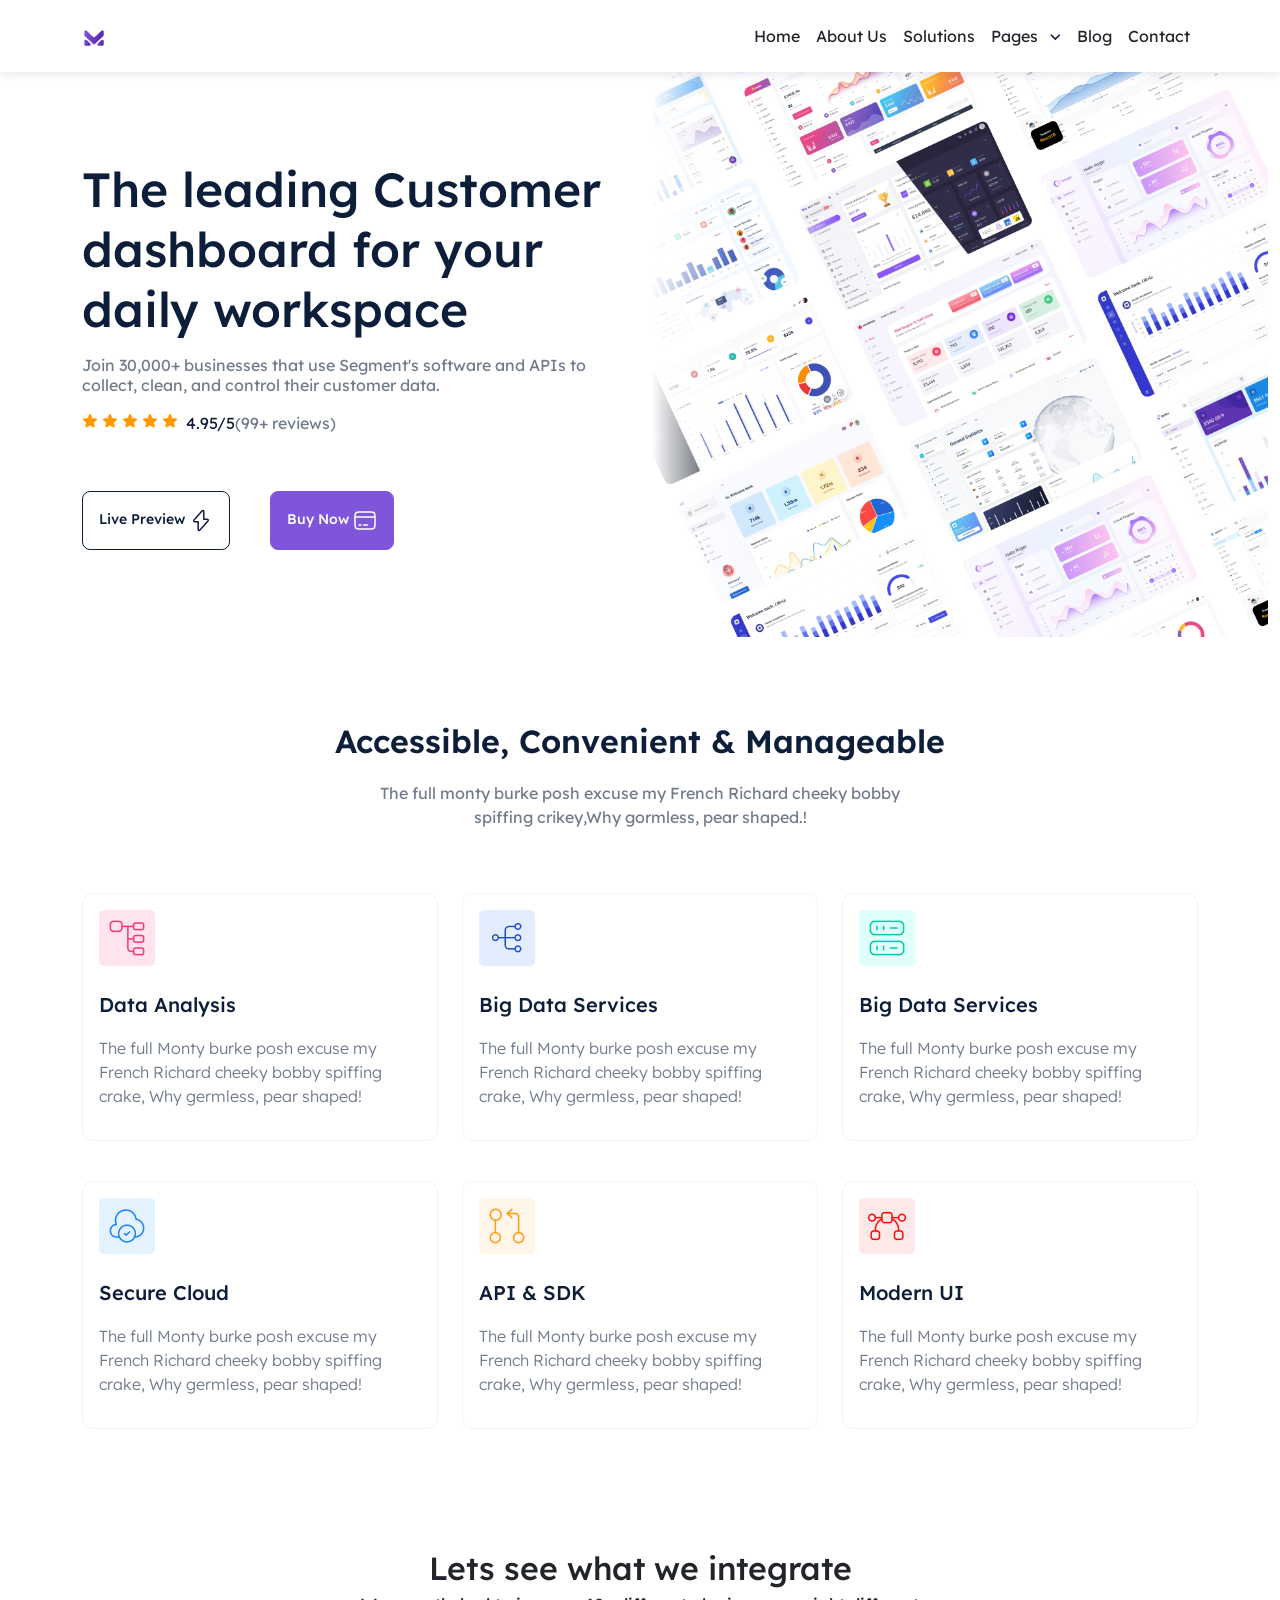
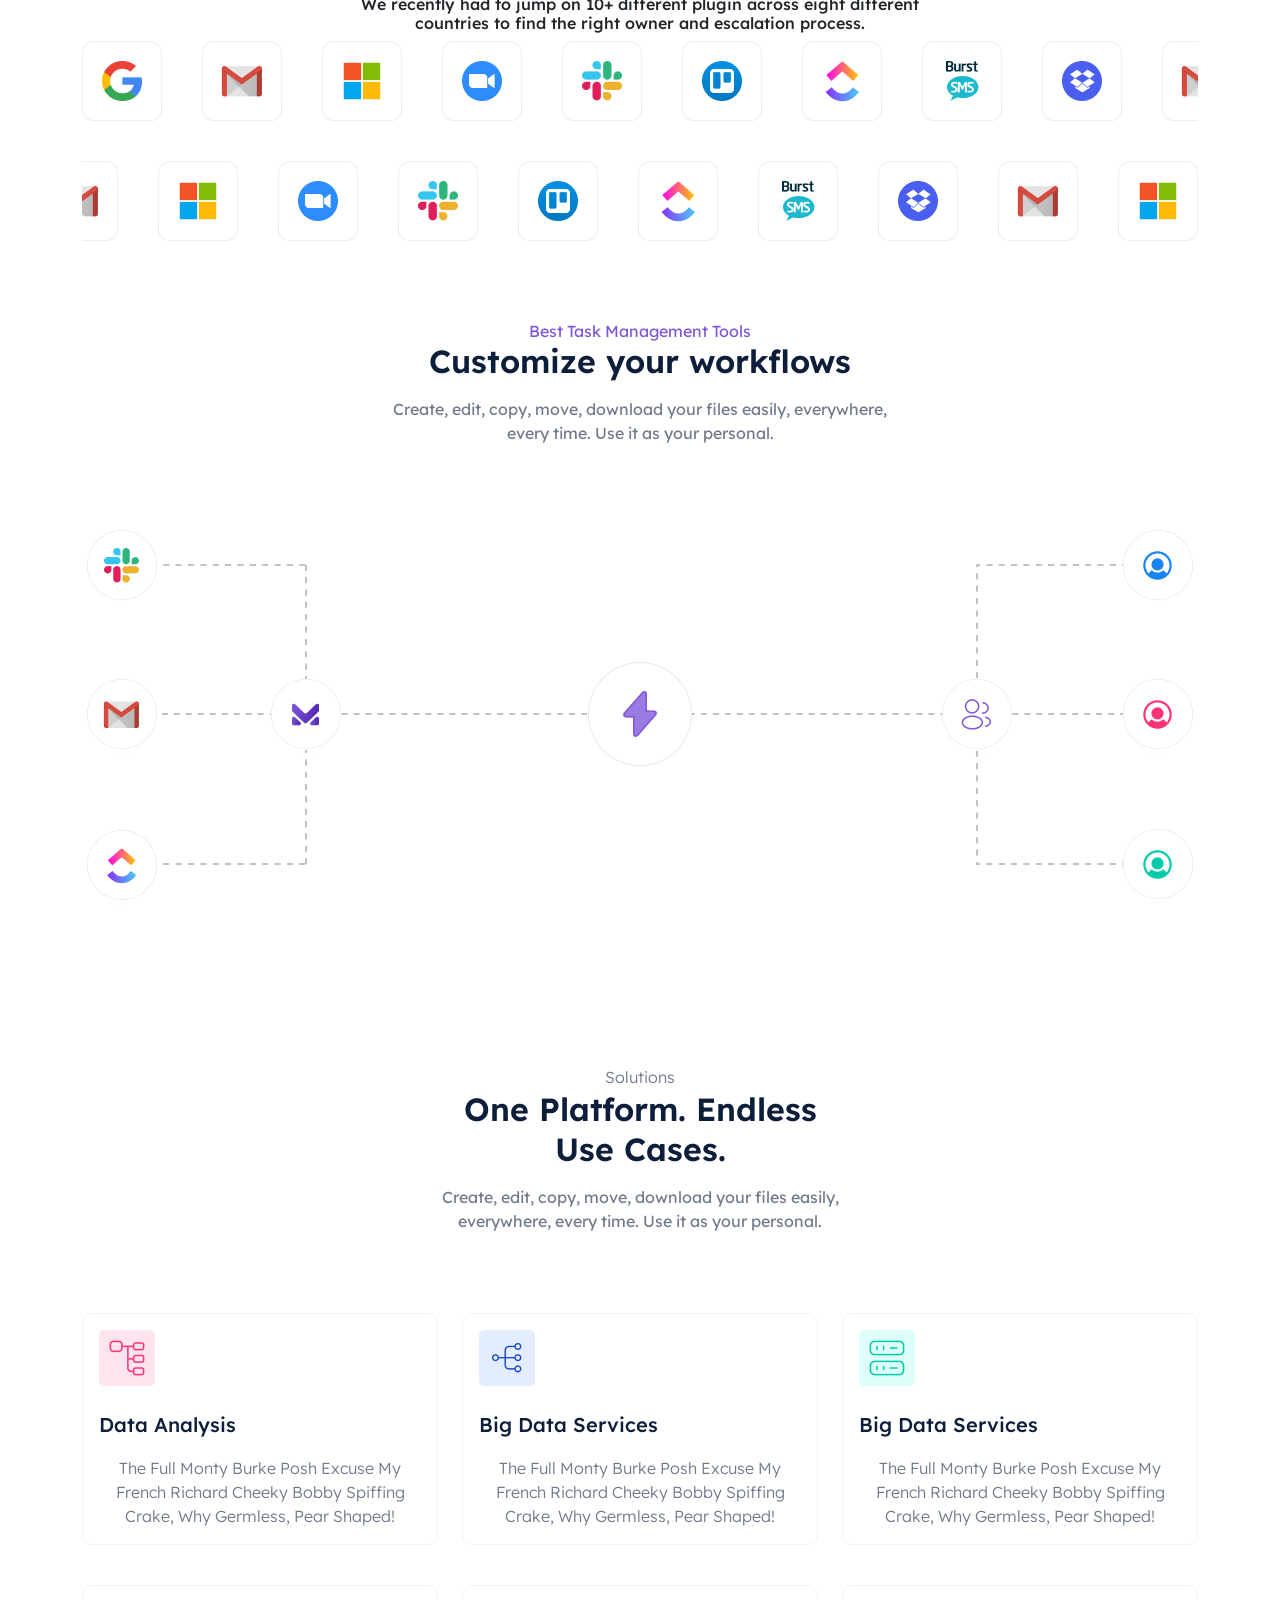
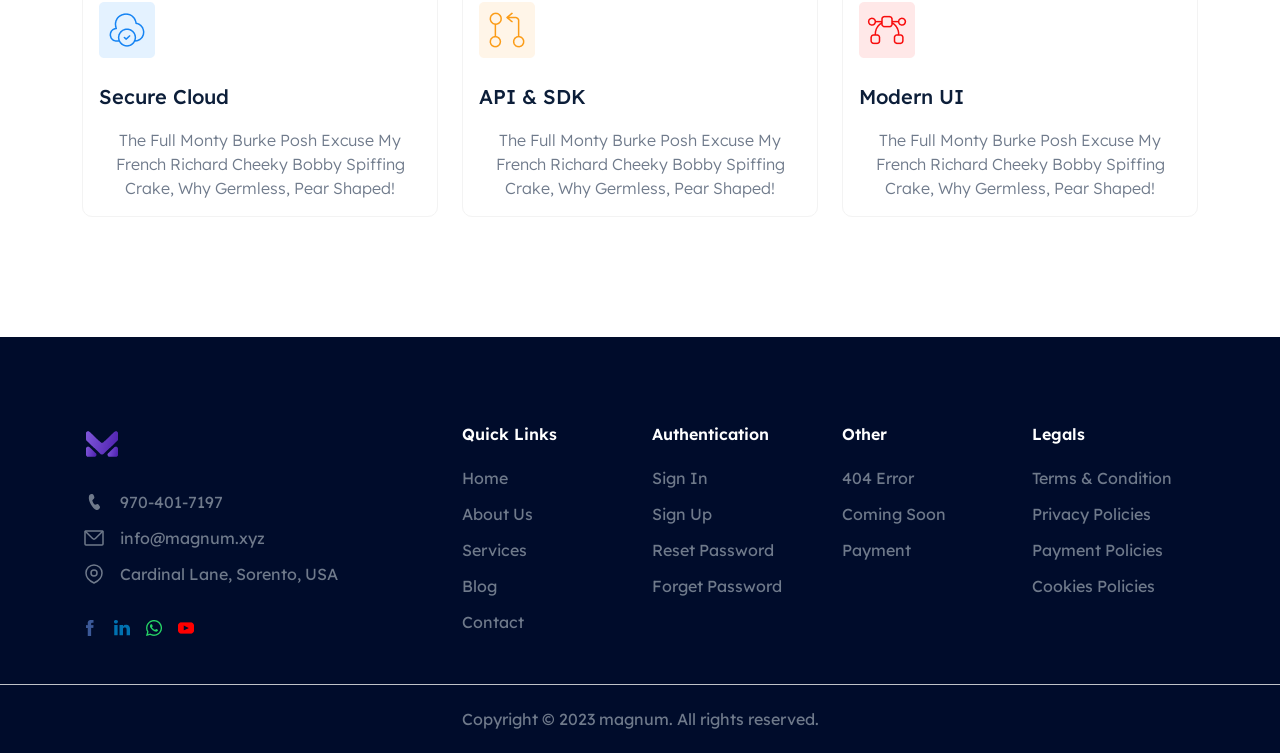
<file: index.html>
<!DOCTYPE html>
<html lang="en">
  <head>
    <meta charset="UTF-8" />
    <meta http-equiv="X-UA-Compatible" content="IE=edge" />
    <meta name="viewport" content="width=device-width, initial-scale=1.0" />
    <title>Eduverge</title>
    <link rel="stylesheet" href="./assets/css/style.css" />
  </head>
  <body>
    <div class="main">
      <!-- preloader -->
      <!-- <div id="preloader">
        <div>
         
        </div>
      </div> -->
      <!-- preloader -->

      <!-- navbar -->
      <nav id="top_navbar" class="navbar navbar-expand-lg">
        <div class="container">
          <a class="navbar-brand" href="./index.html">
            <img
              class="img-fluid"
              src="./assets/images/logo/logo.png"
              alt="Eduverge"
            />
          </a>
          <button
            class="navbar-toggler position-relative border-0"
            type="button"
            data-bs-toggle="collapse"
            data-bs-target="#navbarSupportedContent"
            aria-controls="navbarSupportedContent"
            aria-expanded="false"
            aria-label="Toggle navigation"
          >
            <div class="hamburger-icon" id="icon">
              <div class="icon-1" id="a"></div>
              <div class="icon-2" id="b"></div>
              <div class="icon-3" id="c"></div>
              <div class="clear"></div>
            </div>
          </button>
          <div class="collapse navbar-collapse" id="navbarSupportedContent">
            <ul class="navbar-nav ms-auto mb-2 mb-lg-0">
              <li class="nav-item">
                <a
                  class="nav-link active"
                  aria-current="page"
                  href="./index.html"
                  >Home</a
                >
              </li>
              <li class="nav-item">
                <a
                  class="nav-link active"
                  aria-current="page"
                  href="./index.html"
                  >About Us</a
                >
              </li>
              <li class="nav-item">
                <a
                  class="nav-link active"
                  aria-current="page"
                  href="./index.html"
                  >Solutions</a
                >
              </li>
              <!-- desktop nav dropdown -->
              <li class="nav-item dropdown desktop">
                <a
                  class="nav-link dropdown-toggle"
                  href="#"
                  role="button"
                  data-bs-toggle="dropdown"
                  aria-expanded="false"
                >
                  Pages
                  <span class="ms-2">
                    <svg
                      width="11"
                      height="7"
                      viewBox="0 0 11 7"
                      fill="none"
                      xmlns="http://www.w3.org/2000/svg"
                    >
                      <path
                        d="M9.12187 0.158203L5.29688 3.97487L1.47187 0.158203L0.296875 1.3332L5.29688 6.3332L10.2969 1.3332L9.12187 0.158203Z"
                        fill="#101840"
                      />
                    </svg>
                  </span>
                </a>
                <div class="dropdown-menu">
                  <div class="d-flex">
                    <ul class="ps-0">
                      <h6 class="nav-title">Design & Development</h6>
                      <li>
                        <a class="dropdown-item" href="#">Graphics Design</a>
                      </li>
                      <li>
                        <a class="dropdown-item" href="#">UI/UX Design</a>
                      </li>
                      <li>
                        <a class="dropdown-item" href="#">Web Design</a>
                      </li>
                      <li>
                        <a class="dropdown-item" href="#">App Design</a>
                      </li>
                      <li>
                        <a class="dropdown-item" href="#">Wordpress</a>
                      </li>
                      <li>
                        <a class="dropdown-item" href="#">Shopify</a>
                      </li>
                    </ul>
                    <div class="vr"></div>
                    <ul class="ps-0">
                      <h6 class="nav-title">SEO & Digital Marketing</h6>
                      <li>
                        <a class="dropdown-item" href="#"
                          >Social Media Marketing</a
                        >
                      </li>
                      <li>
                        <a class="dropdown-item" href="#">Google Marketing</a>
                      </li>
                      <li>
                        <a class="dropdown-item" href="#">Digital Marketing</a>
                      </li>
                      <li>
                        <a class="dropdown-item" href="#">Google AdSense</a>
                      </li>
                      <li>
                        <a class="dropdown-item" href="#">Facebook Ads</a>
                      </li>
                      <li>
                        <a class="dropdown-item" href="#">Content Writing</a>
                      </li>
                    </ul>
                    <div class="vr"></div>
                    <ul class="ps-0">
                      <h6 class="nav-title">Video Editing</h6>
                      <li>
                        <a class="dropdown-item" href="#">Adobe Premium Pro</a>
                      </li>
                      <li>
                        <a class="dropdown-item" href="#">Video Design</a>
                      </li>
                      <li>
                        <a class="dropdown-item" href="#"
                          >Digital Photography</a
                        >
                      </li>
                      <li>
                        <a class="dropdown-item" href="#">Google AdSense</a>
                      </li>
                    </ul>
                    <div class="vr"></div>
                    <ul class="ps-0">
                      <h6 class="nav-title">Finance & Accounting</h6>
                      <li>
                        <a class="dropdown-item" href="#">Accounting</a>
                      </li>
                      <li>
                        <a class="dropdown-item" href="#"
                          >Book Keeping Course</a
                        >
                      </li>
                      <li>
                        <a class="dropdown-item" href="#"
                          >Investing & Trading</a
                        >
                      </li>
                      <li>
                        <a class="dropdown-item" href="#">Economics</a>
                      </li>
                      <li>
                        <a class="dropdown-item" href="#">Financial Modeling</a>
                      </li>
                      <li>
                        <a class="dropdown-item" href="#">Taxes</a>
                      </li>
                    </ul>
                  </div>
                </div>
              </li>

              <li class="nav-item">
                <a class="nav-link">Blog</a>
              </li>
              <li class="nav-item">
                <a class="nav-link">Contact</a>
              </li>
            </ul>
          </div>
        </div>
      </nav>
      <!-- navbar -->

      <!-- hero -->
      <section class="hero">
        <div class="container-fluid">
          <div class="row">
            <div class="col-6">
              <div class="left-hero">
                <h2>The leading Customer dashboard for your daily workspace</h2>
                <p>
                  Join 30,000+ businesses that use Segment's software and APIs
                  to collect, clean, and control their customer data.
                </p>
                <div class="review">
                  <ul>
                    <li><i class="ph-star-fill"></i></li>
                    <li><i class="ph-star-fill"></i></li>
                    <li><i class="ph-star-fill"></i></li>
                    <li><i class="ph-star-fill"></i></li>
                    <li><i class="ph-star-fill"></i></li>
                  </ul>
                  <p>4.95/5<span>(99+ reviews)</span></p>
                </div>
                <div class="hero-btn">
                  <button class="btn live-preview">
                    Live Preview
                    <span>
                      <svg
                        width="24"
                        height="25"
                        viewBox="0 0 24 25"
                        fill="none"
                        xmlns="http://www.w3.org/2000/svg"
                      >
                        <path
                          d="M6.0901 13.7799H9.1801V20.9799C9.1801 22.6599 10.0901 22.9999 11.2001 21.7399L18.7701 13.1399C19.7001 12.0899 19.3101 11.2199 17.9001 11.2199H14.8101V4.0199C14.8101 2.3399 13.9001 1.9999 12.7901 3.2599L5.2201 11.8599C4.3001 12.9199 4.6901 13.7799 6.0901 13.7799Z"
                          stroke="#0C1E39"
                          stroke-width="1.5"
                          stroke-miterlimit="10"
                          stroke-linecap="round"
                          stroke-linejoin="round"
                        />
                      </svg>
                    </span>
                  </button>
                  <button class="btn buy-now">
                    Buy Now
                    <span>
                      <svg
                        width="24"
                        height="25"
                        viewBox="0 0 24 25"
                        fill="none"
                        xmlns="http://www.w3.org/2000/svg"
                      >
                        <path
                          d="M2 9.00488H22"
                          stroke="white"
                          stroke-width="1.5"
                          stroke-miterlimit="10"
                          stroke-linecap="round"
                          stroke-linejoin="round"
                        />
                        <path
                          d="M6 17.0049H8"
                          stroke="white"
                          stroke-width="1.5"
                          stroke-miterlimit="10"
                          stroke-linecap="round"
                          stroke-linejoin="round"
                        />
                        <path
                          d="M10.5 17.0049H14.5"
                          stroke="white"
                          stroke-width="1.5"
                          stroke-miterlimit="10"
                          stroke-linecap="round"
                          stroke-linejoin="round"
                        />
                        <path
                          d="M6.44 4.00488H17.55C21.11 4.00488 22 4.88488 22 8.39488V16.6049C22 20.1149 21.11 20.9949 17.56 20.9949H6.44C2.89 21.0049 2 20.1249 2 16.6149V8.39488C2 4.88488 2.89 4.00488 6.44 4.00488Z"
                          stroke="white"
                          stroke-width="1.5"
                          stroke-linecap="round"
                          stroke-linejoin="round"
                        />
                      </svg>
                    </span>
                  </button>
                </div>
              </div>
            </div>
            <div class="col-6">
              <div class="hero-img">
                <img
                  class="img-fluid"
                  src="./assets/images/hero/slider.png"
                  alt=""
                />
              </div>
            </div>
          </div>
        </div>
      </section>
      <!-- hero -->

      <!-- future -->
      <section class="future">
        <div class="container">
          <div class="row">
            <div class="col-12 text-center">
              <h2>Accessible, Convenient & Manageable</h2>
              <h6>
                The full monty burke posh excuse my French Richard cheeky bobby
                <br />
                spiffing crikey,Why gormless, pear shaped.!
              </h6>
            </div>
            <div class="col-lg-4 col-md-6 col-12">
              <div class="future-item">
                <div class="row">
                  <div class="col-12">
                    <img
                      class="img-fluid"
                      src="./assets/images/future/Icon1.png"
                      alt=""
                    />
                  </div>
                  <div class="col-12">
                    <h4>Data Analysis</h4>
                    <p>
                      The full Monty burke posh excuse my French Richard cheeky
                      bobby spiffing crake, Why germless, pear shaped!
                    </p>
                  </div>
                </div>
              </div>
            </div>
            <div class="col-lg-4 col-md-6 col-12">
              <div class="future-item">
                <div class="row">
                  <div class="col-12">
                    <img
                      class="img-fluid"
                      src="./assets/images/future/Icon2.png"
                      alt=""
                    />
                  </div>
                  <div class="col-12">
                    <h4>Big Data Services</h4>
                    <p>
                      The full Monty burke posh excuse my French Richard cheeky
                      bobby spiffing crake, Why germless, pear shaped!
                    </p>
                  </div>
                </div>
              </div>
            </div>
            <div class="col-lg-4 col-md-6 col-12">
              <div class="future-item">
                <div class="row">
                  <div class="col-12">
                    <img
                      class="img-fluid"
                      src="./assets/images/future/Icon3.png"
                      alt=""
                    />
                  </div>
                  <div class="col-12">
                    <h4>Big Data Services</h4>
                    <p>
                      The full Monty burke posh excuse my French Richard cheeky
                      bobby spiffing crake, Why germless, pear shaped!
                    </p>
                  </div>
                </div>
              </div>
            </div>
            <div class="col-lg-4 col-md-6 col-12">
              <div class="future-item">
                <div class="row">
                  <div class="col-12">
                    <img
                      class="img-fluid"
                      src="./assets/images/future/Icon4.png"
                      alt=""
                    />
                  </div>
                  <div class="col-12">
                    <h4>Secure Cloud</h4>
                    <p>
                      The full Monty burke posh excuse my French Richard cheeky
                      bobby spiffing crake, Why germless, pear shaped!
                    </p>
                  </div>
                </div>
              </div>
            </div>
            <div class="col-lg-4 col-md-6 col-12">
              <div class="future-item">
                <div class="row">
                  <div class="col-12">
                    <img
                      class="img-fluid"
                      src="./assets/images/future/Icon5.png"
                      alt=""
                    />
                  </div>
                  <div class="col-12">
                    <h4>API & SDK</h4>
                    <p>
                      The full Monty burke posh excuse my French Richard cheeky
                      bobby spiffing crake, Why germless, pear shaped!
                    </p>
                  </div>
                </div>
              </div>
            </div>
            <div class="col-lg-4 col-md-6 col-12">
              <div class="future-item">
                <div class="row">
                  <div class="col-12">
                    <img
                      class="img-fluid"
                      src="./assets/images/future/Icon6.png"
                      alt=""
                    />
                  </div>
                  <div class="col-12">
                    <h4>Modern UI</h4>
                    <p>
                      The full Monty burke posh excuse my French Richard cheeky
                      bobby spiffing crake, Why germless, pear shaped!
                    </p>
                  </div>
                </div>
              </div>
            </div>
          </div>
        </div>
      </section>
      <!-- future -->

      <!-- intigrate section -->
      <section class="intigrate-section">
        <div class="container">
          <div class="row">
            <div class="col-12 text-center">
              <h2>Lets see what we integrate</h2>
              <h6>
                We recently had to jump on 10+ different plugin across eight
                different <br />
                countries to find the right owner and escalation process.
              </h6>
            </div>
            <div class="intigrate-slider">
              <img
                src="./assets/images/intigrate-slider/tool-slider.png"
                alt=""
                class="img-fluid"
              />
              <!-- <div class="intigrate-slider-item"></div> -->
            </div>
          </div>
        </div>
      </section>
      <!-- intigrate section -->

      <!-- customize your workflow -->
      <section class="workflow">
        <div class="container">
          <div class="row">
            <div class="col-12 text-center">
              <p>Best Task Management Tools</p>
              <h2>Customize your workflows</h2>
              <h6>
                Create, edit, copy, move, download your files easily,
                everywhere, <br />
                every time. Use it as your personal.
              </h6>

              <div class="workflow-img">
                <img
                  src="./assets/images/workflow/workflows.png"
                  alt=""
                  class="img-fluid"
                />
              </div>
            </div>
          </div>
        </div>
      </section>
      <!-- customize your workflow -->

      <!-- Solutions -->
      <section class="solutions">
        <div class="container">
          <div class="row">
            <div class="col-12 text-center">
              <p>Solutions</p>
              <h2>
                One Platform. Endless <br />
                Use Cases.
              </h2>
              <h6>
                Create, edit, copy, move, download your files easily, <br />
                everywhere, every time. Use it as your personal.
              </h6>
            </div>
            <div class="col-lg-4 col-md-6 col-12">
              <div class="future-item">
                <div class="row">
                  <div class="col-12">
                    <img
                      class="img-fluid"
                      src="./assets/images/future/Icon1.png"
                      alt=""
                    />
                  </div>
                  <div class="col-12">
                    <h4>Data Analysis</h4>
                    <p>
                      The full Monty burke posh excuse my French Richard cheeky
                      bobby spiffing crake, Why germless, pear shaped!
                    </p>
                  </div>
                </div>
              </div>
            </div>
            <div class="col-lg-4 col-md-6 col-12">
              <div class="future-item">
                <div class="row">
                  <div class="col-12">
                    <img
                      class="img-fluid"
                      src="./assets/images/future/Icon2.png"
                      alt=""
                    />
                  </div>
                  <div class="col-12">
                    <h4>Big Data Services</h4>
                    <p>
                      The full Monty burke posh excuse my French Richard cheeky
                      bobby spiffing crake, Why germless, pear shaped!
                    </p>
                  </div>
                </div>
              </div>
            </div>
            <div class="col-lg-4 col-md-6 col-12">
              <div class="future-item">
                <div class="row">
                  <div class="col-12">
                    <img
                      class="img-fluid"
                      src="./assets/images/future/Icon3.png"
                      alt=""
                    />
                  </div>
                  <div class="col-12">
                    <h4>Big Data Services</h4>
                    <p>
                      The full Monty burke posh excuse my French Richard cheeky
                      bobby spiffing crake, Why germless, pear shaped!
                    </p>
                  </div>
                </div>
              </div>
            </div>
            <div class="col-lg-4 col-md-6 col-12">
              <div class="future-item">
                <div class="row">
                  <div class="col-12">
                    <img
                      class="img-fluid"
                      src="./assets/images/future/Icon4.png"
                      alt=""
                    />
                  </div>
                  <div class="col-12">
                    <h4>Secure Cloud</h4>
                    <p>
                      The full Monty burke posh excuse my French Richard cheeky
                      bobby spiffing crake, Why germless, pear shaped!
                    </p>
                  </div>
                </div>
              </div>
            </div>
            <div class="col-lg-4 col-md-6 col-12">
              <div class="future-item">
                <div class="row">
                  <div class="col-12">
                    <img
                      class="img-fluid"
                      src="./assets/images/future/Icon5.png"
                      alt=""
                    />
                  </div>
                  <div class="col-12">
                    <h4>API & SDK</h4>
                    <p>
                      The full Monty burke posh excuse my French Richard cheeky
                      bobby spiffing crake, Why germless, pear shaped!
                    </p>
                  </div>
                </div>
              </div>
            </div>
            <div class="col-lg-4 col-md-6 col-12">
              <div class="future-item">
                <div class="row">
                  <div class="col-12">
                    <img
                      class="img-fluid"
                      src="./assets/images/future/Icon6.png"
                      alt=""
                    />
                  </div>
                  <div class="col-12">
                    <h4>Modern UI</h4>
                    <p>
                      The full Monty burke posh excuse my French Richard cheeky
                      bobby spiffing crake, Why germless, pear shaped!
                    </p>
                  </div>
                </div>
              </div>
            </div>
          </div>
        </div>
      </section>
      <!-- Solutions -->

      <!-- footer -->
      <div class="footer">
        <div class="container py-3">
          <div class="row">
            <div class="col-lg-4 col-6">
              <div class="footer-img">
                <img
                  src="./assets/images/logo/logo.png"
                  alt=""
                  class="img-fluid"
                />
              </div>
              <ul class="footer-info">
                <li>
                  <span>
                    <svg
                      width="24"
                      height="24"
                      viewBox="0 0 24 24"
                      fill="none"
                      xmlns="http://www.w3.org/2000/svg"
                    >
                      <path
                        d="M8.69038 4.35105L9.55119 4.07585C10.3592 3.81825 11.2208 4.23505 11.5672 5.04946L12.2544 6.67188C12.5536 7.37829 12.388 8.2095 11.8432 8.7263L10.328 10.1647C10.4208 11.0255 10.7104 11.8727 11.1952 12.7064C11.6558 13.5129 12.2736 14.2189 13.012 14.7824L14.8321 14.1744C15.5225 13.9448 16.2737 14.2096 16.6961 14.8312L17.6825 16.2792C18.1745 17.0024 18.0865 17.9992 17.4761 18.612L16.8217 19.2688C16.1705 19.9224 15.2401 20.16 14.38 19.8912C12.3488 19.2576 10.4816 17.3768 8.77758 14.2488C7.07116 11.1159 6.46876 8.4567 6.97116 6.27427C7.18237 5.35586 7.83597 4.62386 8.69038 4.35105Z"
                        fill="#6F7A8B"
                      />
                    </svg>
                  </span>
                  970-401-7197
                </li>
                <li>
                  <span>
                    <svg
                      width="24"
                      height="24"
                      viewBox="0 0 24 24"
                      fill="none"
                      xmlns="http://www.w3.org/2000/svg"
                    >
                      <path
                        d="M20 5H4C3.72386 5 3.47386 5.11193 3.29289 5.29289C3.11193 5.47386 3 5.72386 3 6V18C3 18.5523 3.44772 19 4 19H20C20.5523 19 21 18.5523 21 18V6C21 5.72386 20.8881 5.47386 20.7071 5.29289C20.5261 5.11193 20.2761 5 20 5Z"
                        stroke="#6F7A8B"
                        stroke-width="1.5"
                        stroke-linecap="round"
                        stroke-linejoin="round"
                      />
                      <path
                        d="M3.29297 5.29297L10.5859 12.5858C11.3669 13.3669 12.6333 13.3669 13.4143 12.5858L20.7072 5.29297"
                        stroke="#6F7A8B"
                        stroke-width="1.5"
                        stroke-linecap="round"
                        stroke-linejoin="round"
                      />
                    </svg>
                  </span>
                  info@magnum.xyz
                </li>
                <li>
                  <span>
                    <svg
                      width="24"
                      height="24"
                      viewBox="0 0 24 24"
                      fill="none"
                      xmlns="http://www.w3.org/2000/svg"
                    >
                      <path
                        d="M12 14C13.6569 14 15 12.6569 15 11C15 9.34315 13.6569 8 12 8C10.3431 8 9 9.34315 9 11C9 12.6569 10.3431 14 12 14Z"
                        stroke="#6F7A8B"
                        stroke-width="1.5"
                        stroke-linecap="round"
                        stroke-linejoin="round"
                      />
                      <path
                        d="M12 21C16.4183 19 20 15.4183 20 11C20 6.58172 16.4183 3 12 3C7.58172 3 4 6.58172 4 11C4 15.4183 7.58172 19 12 21Z"
                        stroke="#6F7A8B"
                        stroke-width="1.5"
                        stroke-linecap="round"
                        stroke-linejoin="round"
                      />
                    </svg>
                  </span>
                  Cardinal Lane, Sorento, USA
                </li>
              </ul>
              <ul class="social-icon">
                <li>
                  <a href="#">
                    <img
                      src="./assets/images/footer/fb.png"
                      alt=""
                      class="img-fluid"
                    />
                  </a>
                </li>
                <li>
                  <a href="#">
                    <img
                      src="./assets/images/footer/ld.png"
                      alt=""
                      class="img-fluid"
                    />
                  </a>
                </li>
                <li>
                  <a href="#">
                    <img
                      src="./assets/images/footer/wa.png"
                      alt=""
                      class="img-fluid"
                    />
                  </a>
                </li>
                <li>
                  <a href="#">
                    <img
                      src="./assets/images/footer/yt.png"
                      alt=""
                      class="img-fluid"
                    />
                  </a>
                </li>
              </ul>
            </div>
            <div class="col-lg-2 col-6">
              <h4 class="footer-title">Quick Links</h4>
              <ul>
                <li>
                  <a href="#">Home</a>
                </li>
                <li>
                  <a href="#">About Us</a>
                </li>
                <li>
                  <a href="#">Services</a>
                </li>
                <li>
                  <a href="#">Blog</a>
                </li>
                <li>
                  <a href="#">Contact</a>
                </li>
              </ul>
            </div>
            <div class="col-lg-2 col-6">
              <h4 class="footer-title">Authentication</h4>
              <ul>
                <li>
                  <a href="#">Sign In</a>
                </li>
                <li>
                  <a href="#">Sign Up</a>
                </li>
                <li>
                  <a href="#">Reset Password</a>
                </li>
                <li>
                  <a href="#">Forget Password</a>
                </li>
              </ul>
            </div>
            <div class="col-lg-2 col-6">
              <h4 class="footer-title">Other</h4>
              <ul>
                <li>
                  <a href="#">404 Error</a>
                </li>
                <li>
                  <a href="#">Coming Soon</a>
                </li>
                <li>
                  <a href="#">Payment</a>
                </li>
              </ul>
            </div>
            <div class="col-lg-2 col-6">
              <h4 class="footer-title">Legals</h4>
              <ul>
                <li>
                  <a href="#">Terms & Condition</a>
                </li>
                <li>
                  <a href="#">Privacy Policies</a>
                </li>
                <li>
                  <a href="#">Payment Policies</a>
                </li>
                <li>
                  <a href="#">Cookies Policies</a>
                </li>
              </ul>
            </div>
          </div>
        </div>
        <div class="tiny_footer">
          <div class="container">
            <div class="row">
              <div class="col-12">
                <p class="text-center">
                  Copyright © 2023 magnum. All rights reserved.
                </p>
              </div>
            </div>
          </div>
        </div>
      </div>
      <!-- footer -->
    </div>
    <!-- scroll top -->
    <button
      type="button"
      class="btn btn-danger btn-floating btn-lg"
      id="btn-back-to-top"
    >
      <i class="ph-arrow-up"></i>
    </button>
    <!-- scroll top -->

    <!-- js -->
    <script type="text/javascript" src="./assets/js/jquery-3.6.0.js"></script>
    <script
      type="text/javascript"
      src="./assets/js/bootstrap.bundle.min.js"
    ></script>
    <script
      type="text/javascript"
      src="./assets/plugins/smooth-scroll/smooth-scroll.js"
    ></script>
    <script
      type="text/javascript"
      src="./assets/plugins/slick/slick.min.js"
    ></script>
    <script type="text/javascript" src="./assets/js/hamburger.js"></script>
    <script
      type="text/javascript"
      src="./assets/plugins/mixitup/mixitup.min.js"
    ></script>

    <script type="text/javascript" src="./assets/js/main.js"></script>
  </body>
</html>
</file>
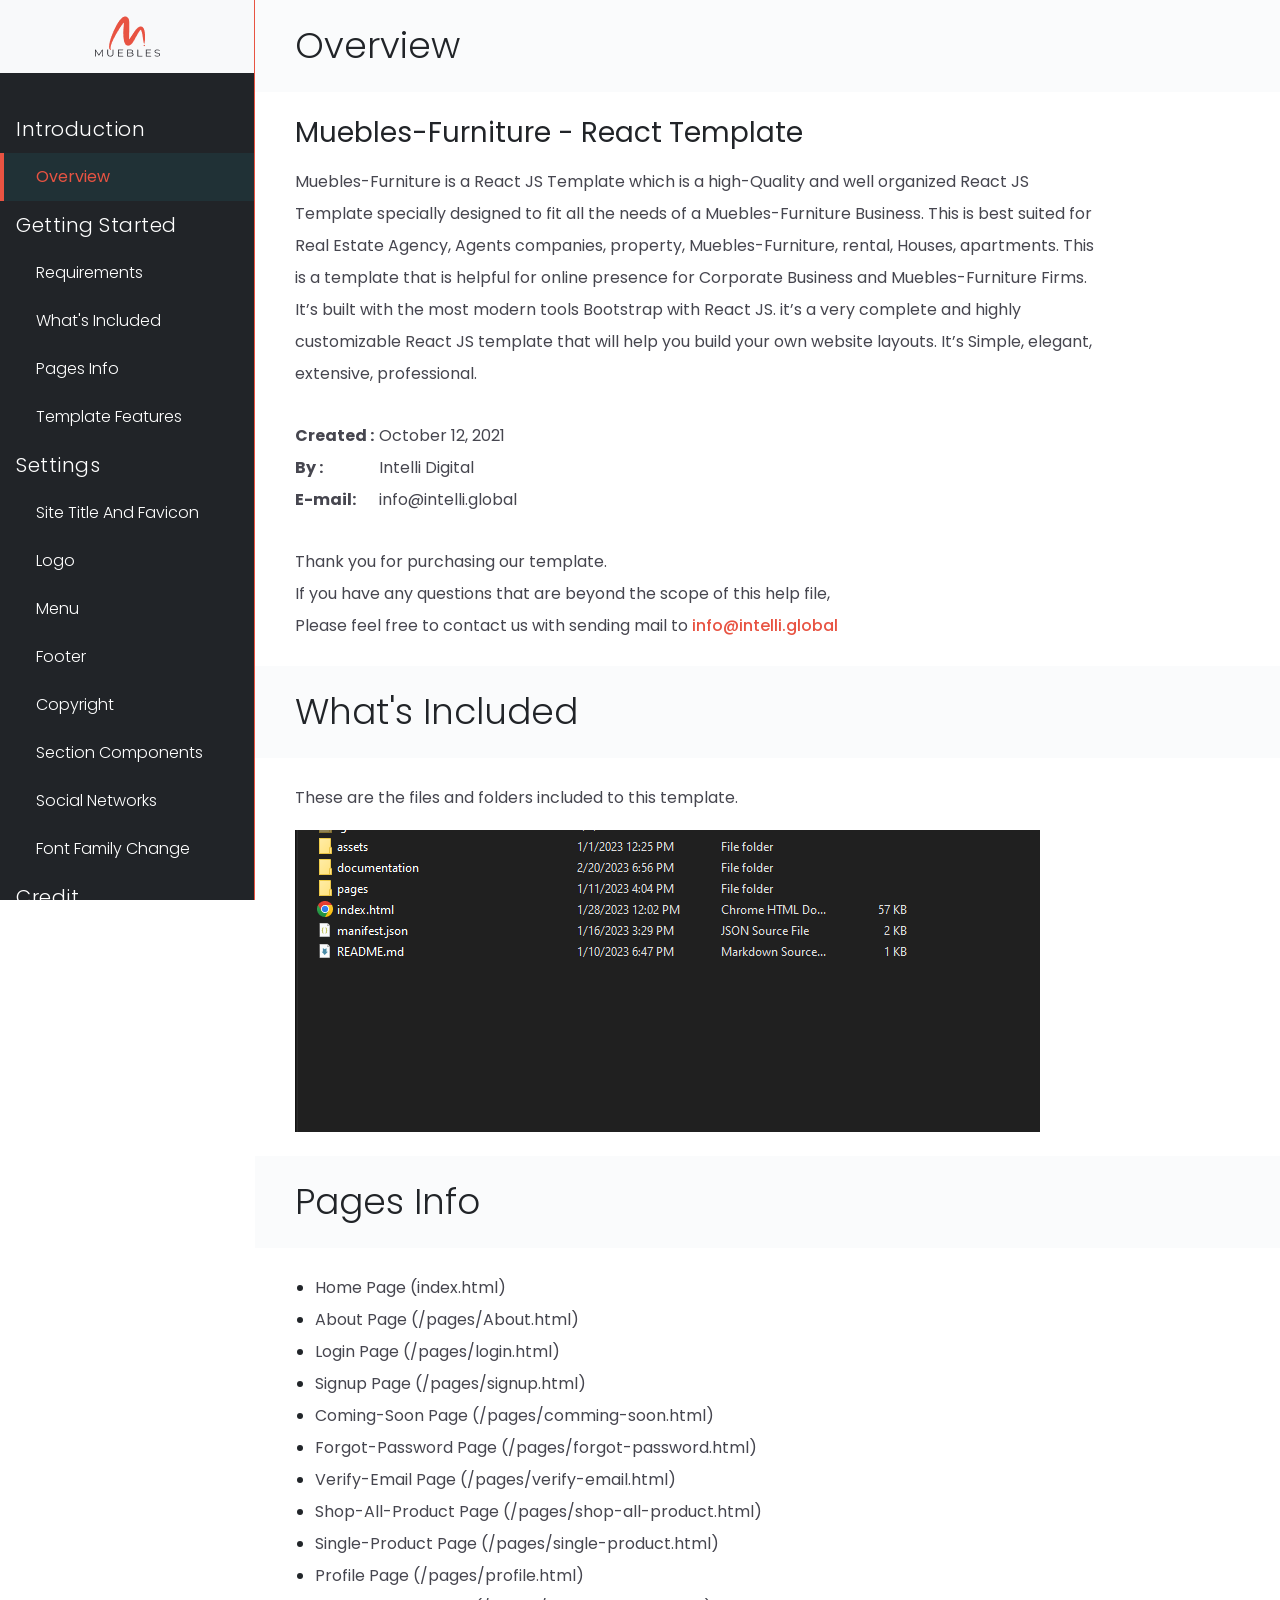
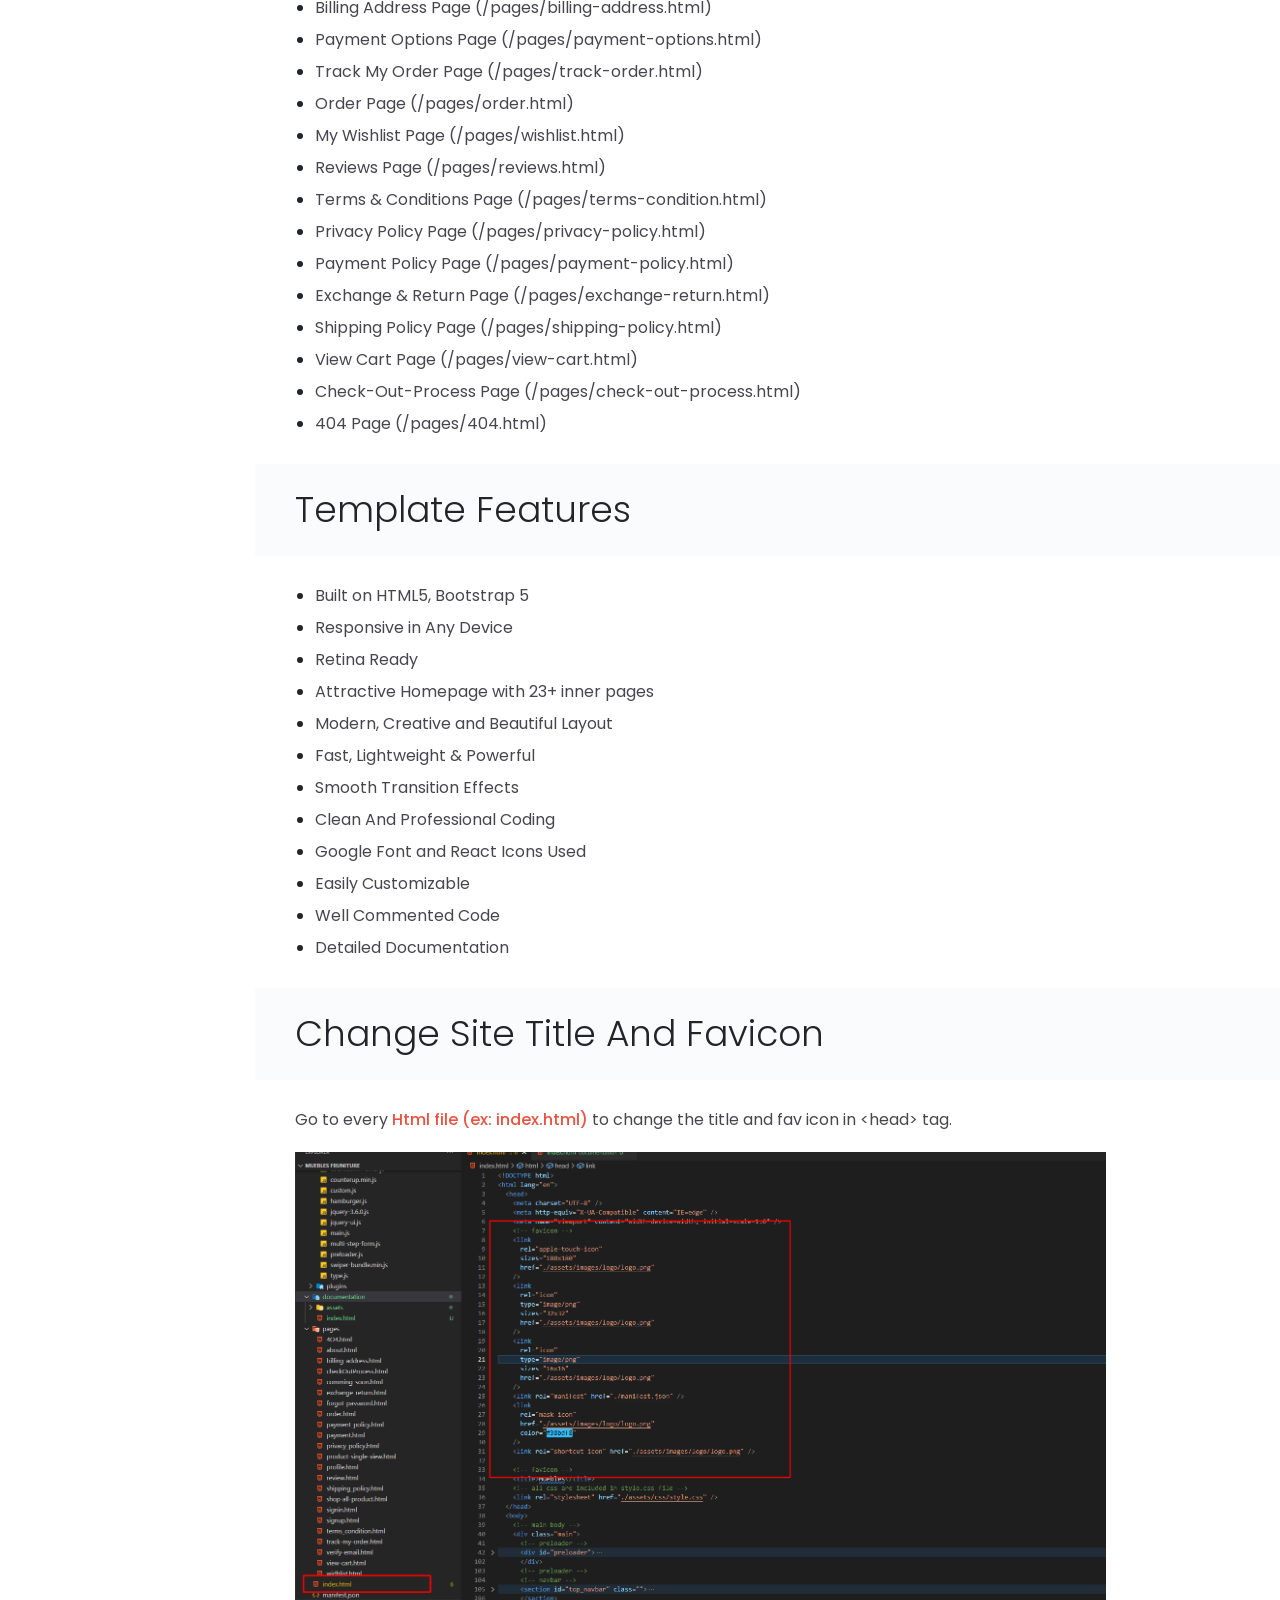
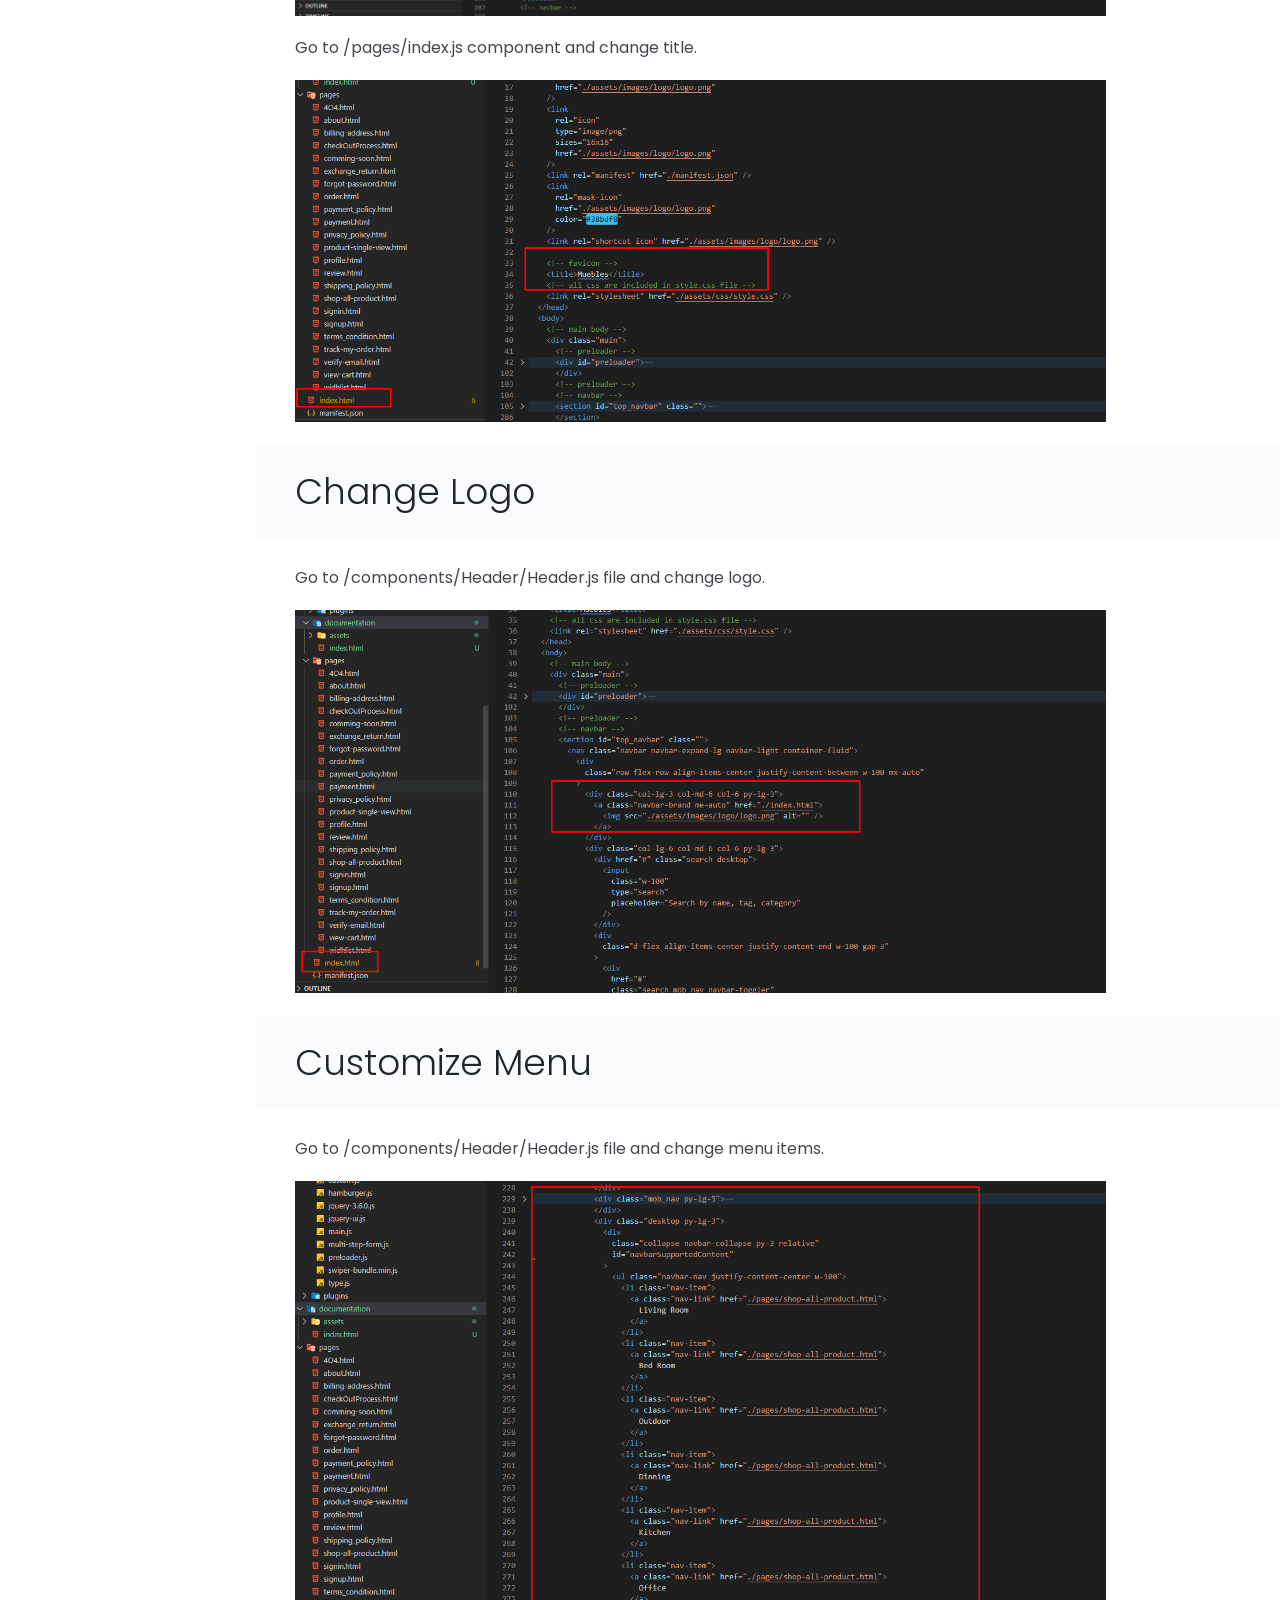
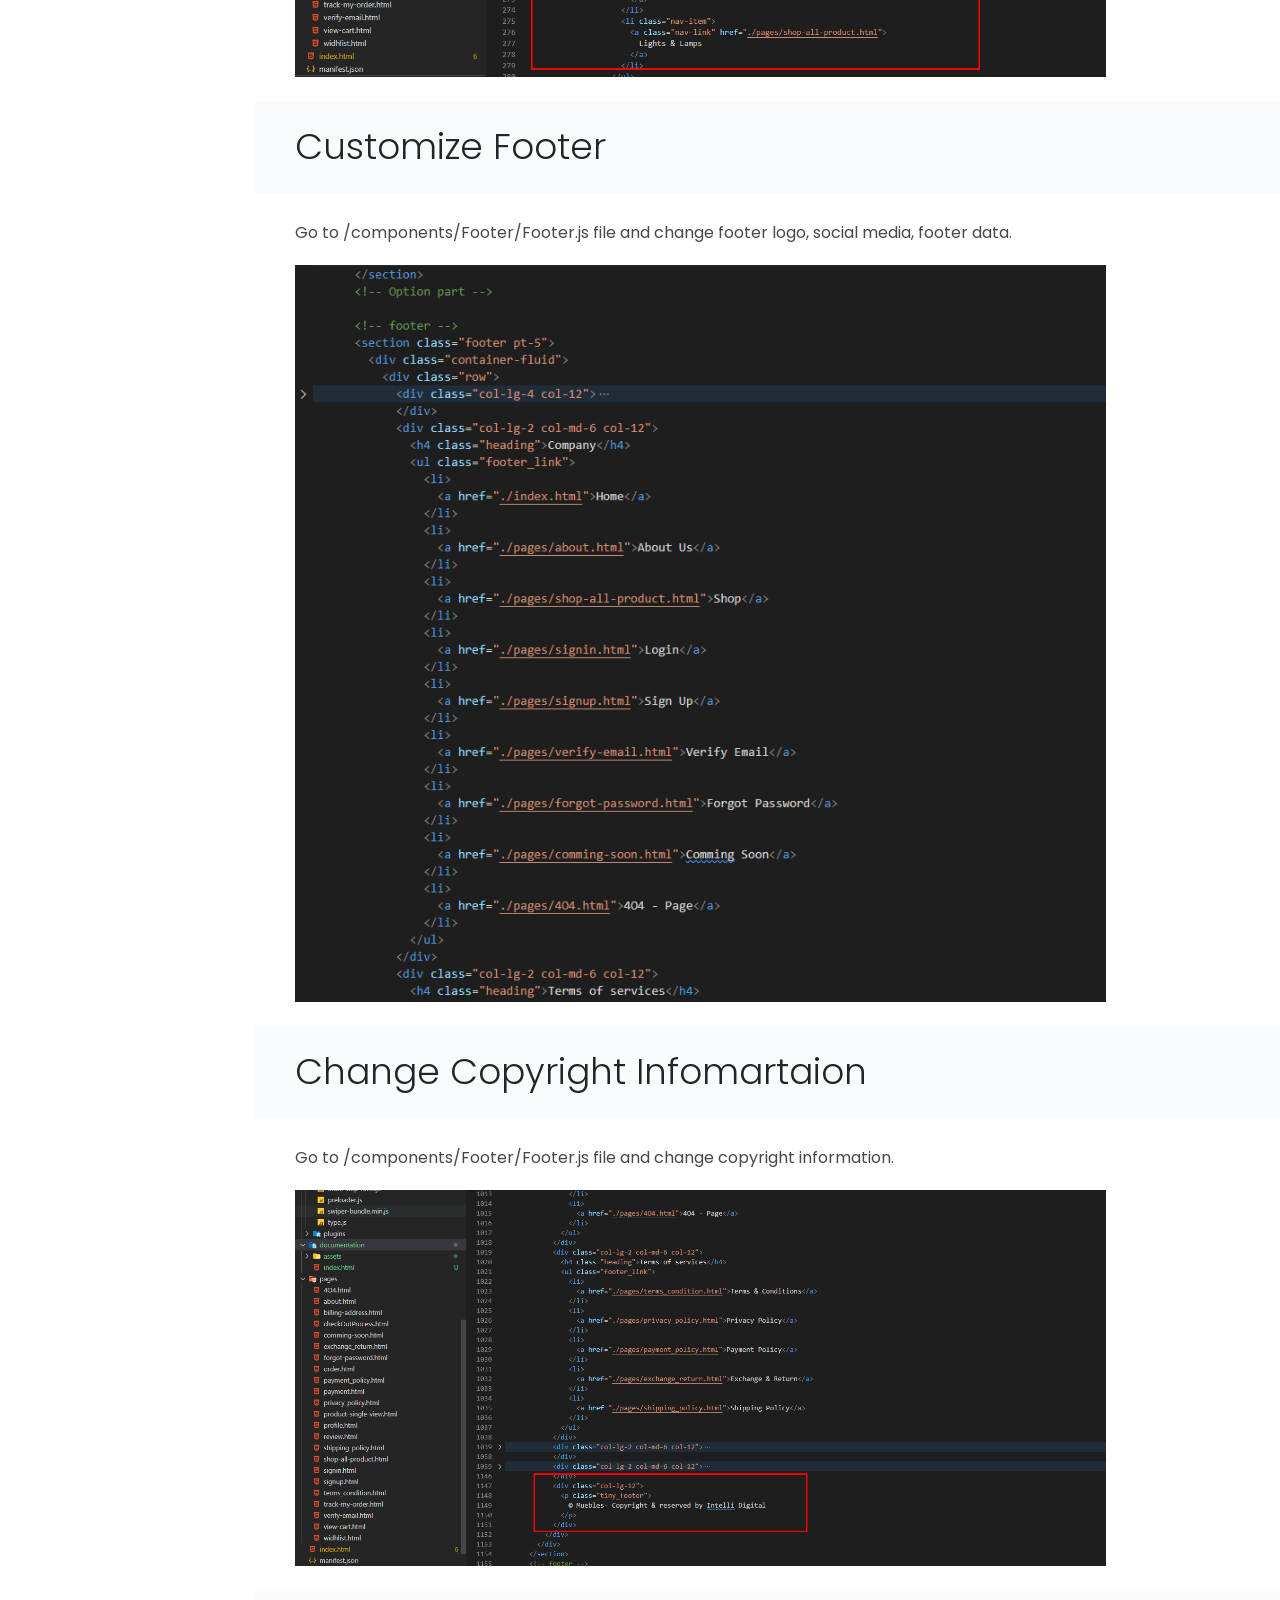
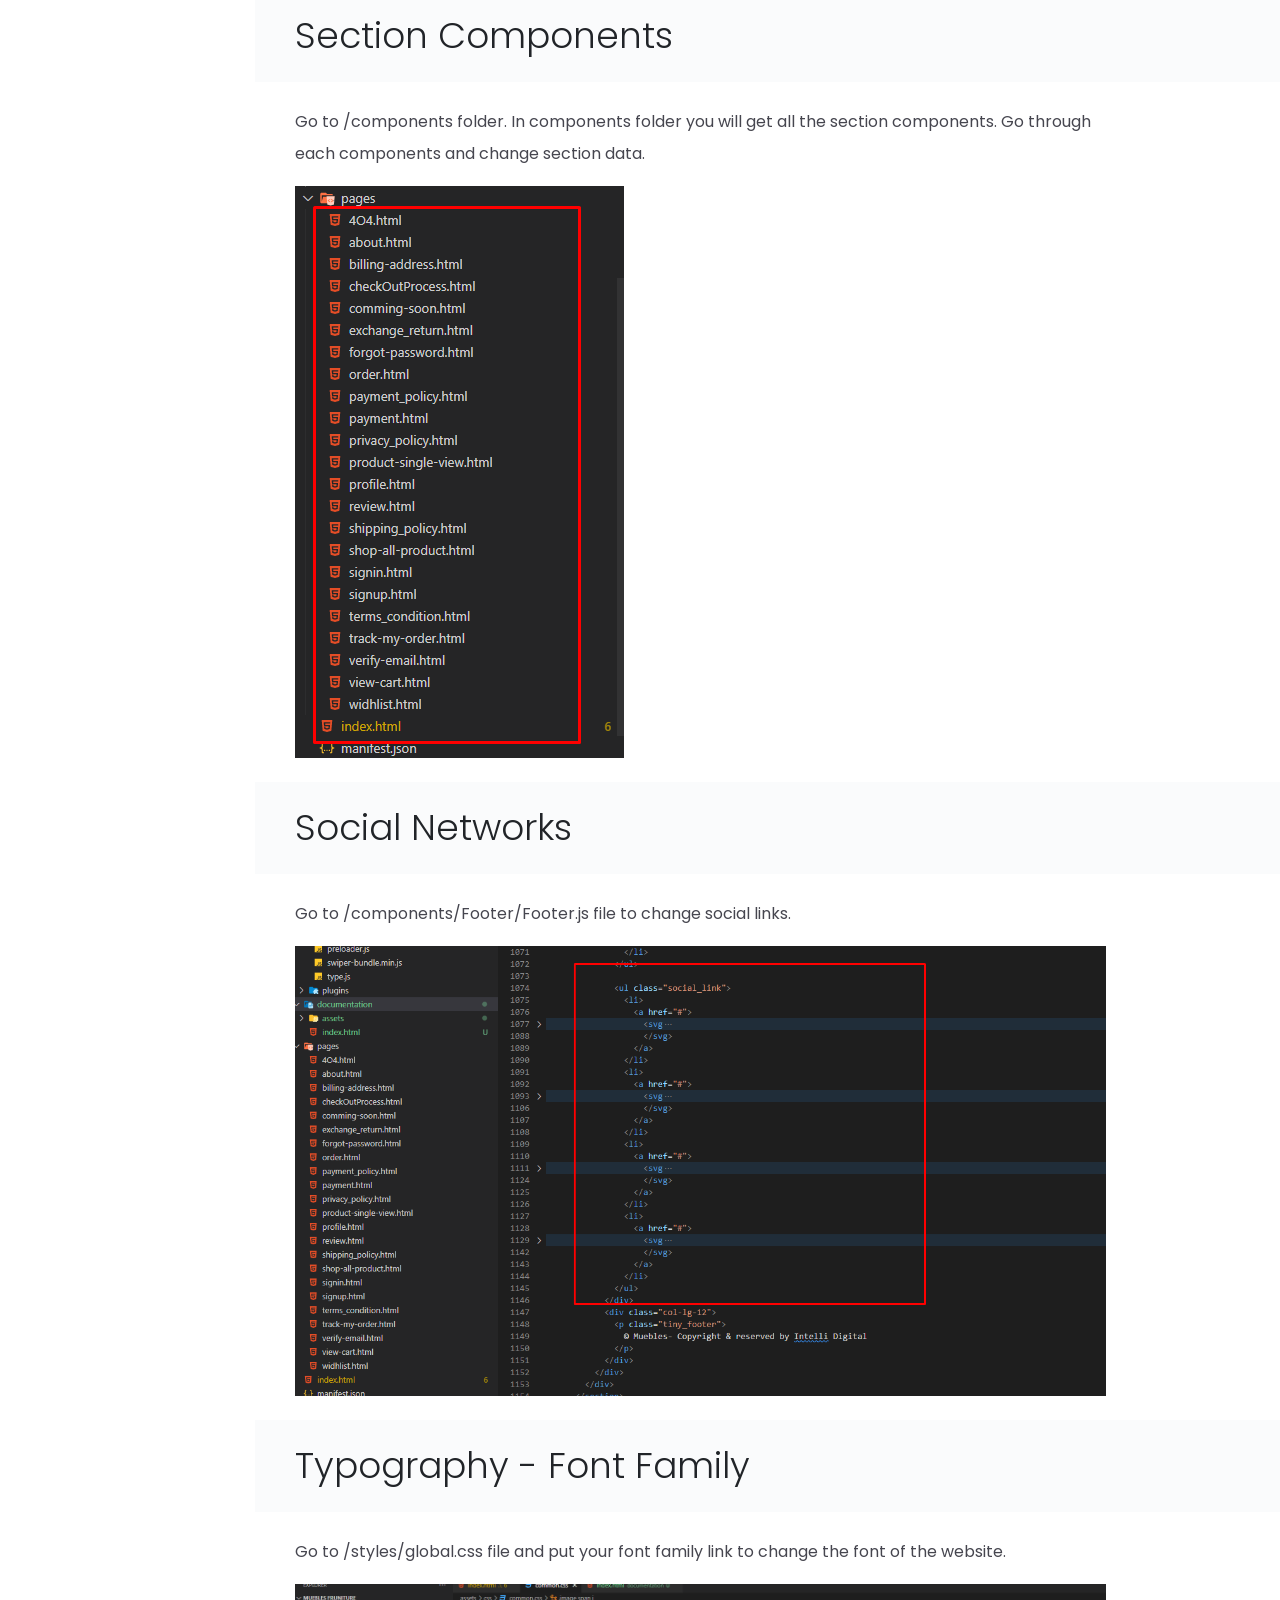
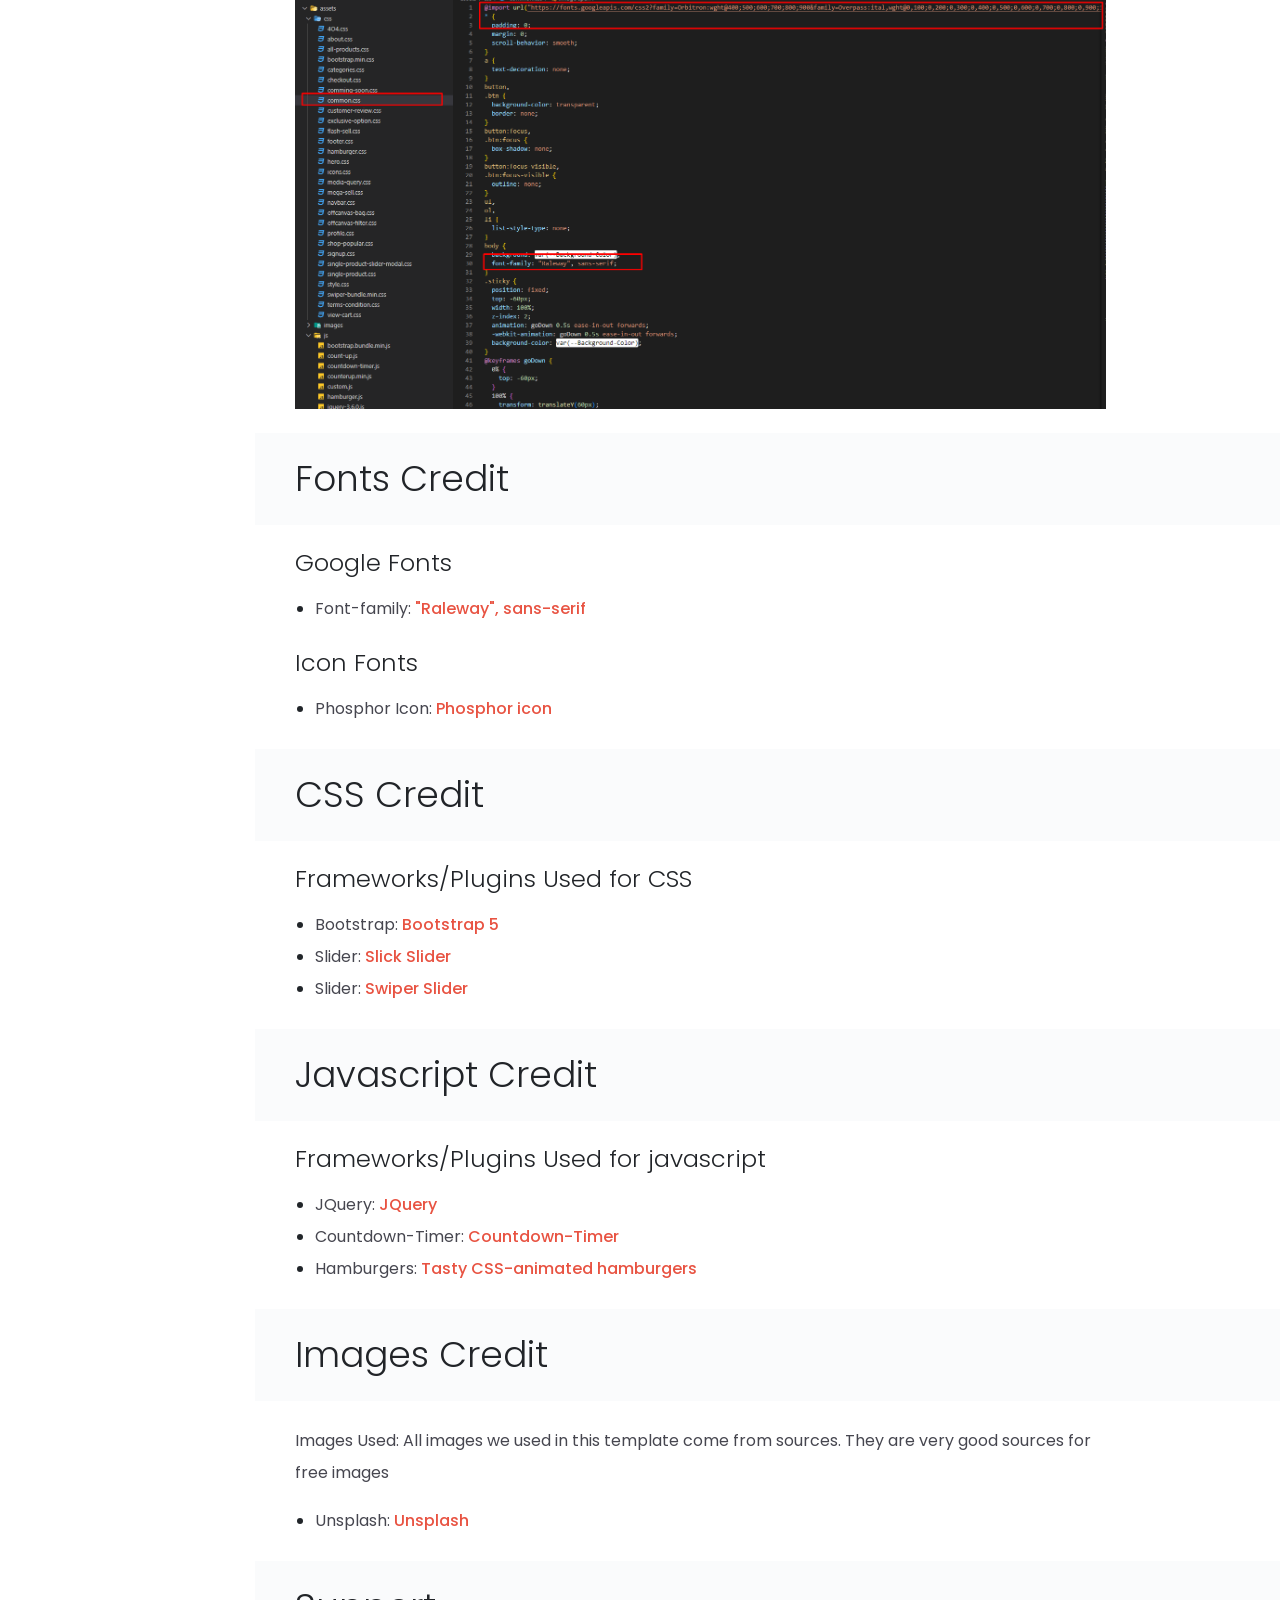
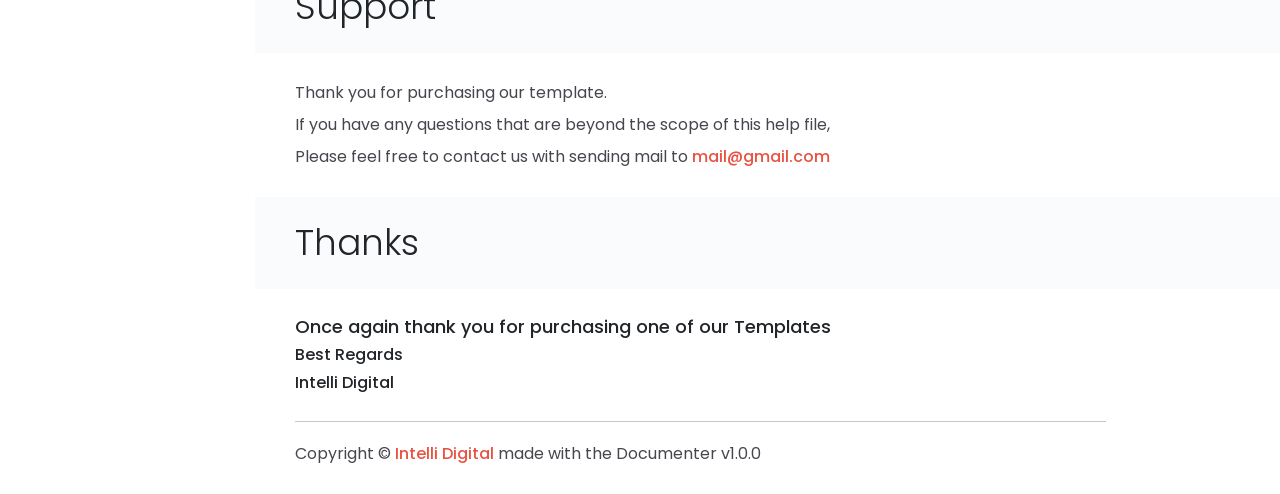
<file: documentation/index.html>
<!DOCTYPE html>
<html lang="en">
  <head>
    <meta charset="UTF-8" />
    <meta http-equiv="X-UA-Compatible" content="IE=edge" />
    <meta name="viewport" content="width=device-width, initial-scale=1.0" />
    <title>Documentation | Muebles-Furniture</title>
    <link
      rel="shortcut icon"
      href="assets/images/favicon.ico"
      type="image/x-icon"
    />
    <link rel="stylesheet" href="assets/css/bootstrap.min.css" />
    <link rel="stylesheet" href="assets/css/style.css" />
  </head>
  <body>
    <!-- mobile nav -->
    <div class="mobile-nav">
      <a href="index.html">
        <img src="assets/images/logo.png" alt="" />
      </a>
      <button type="button" id="menu-toggle">
        <svg
          xmlns="http://www.w3.org/2000/svg"
          width="192"
          height="192"
          fill="#000000"
          viewBox="0 0 256 256"
        >
          <rect width="256" height="256" fill="none"></rect>
          <line
            x1="40"
            y1="128"
            x2="216"
            y2="128"
            stroke="#c00f46"
            stroke-linecap="round"
            stroke-linejoin="round"
            stroke-width="16"
          ></line>
          <line
            x1="40"
            y1="64"
            x2="216"
            y2="64"
            stroke="#c00f46"
            stroke-linecap="round"
            stroke-linejoin="round"
            stroke-width="16"
          ></line>
          <line
            x1="40"
            y1="192"
            x2="216"
            y2="192"
            stroke="#c00f46"
            stroke-linecap="round"
            stroke-linejoin="round"
            stroke-width="16"
          ></line>
        </svg>
      </button>
    </div>

    <!-- overlay -->
    <div class="overlay"></div>

    <main>
      <!-- sidenav -->
      <aside class="navigation custom-scrollbar">
        <div class="brand-icon position-sticky top-0 bg-light text-center">
          <a href="index.html">
            <img src="assets/images/logo.png" alt="" />
          </a>
        </div>

        <!-- menu items -->
        <ul id="simple-list-example">
          <li>
            <span>introduction</span>

            <ul>
              <li><a href="#introduction" class="active">overview</a></li>
            </ul>
          </li>
          <li>
            <span>getting started</span>

            <ul>
              <li><a href="#requirements">requirements</a></li>
              <li><a href="#includes">what's included</a></li>
              <li><a href="#pages-info">pages info</a></li>
              <li><a href="#feature">Template Features</a></li>
            </ul>
          </li>
          <!-- <li>
            <span>installation</span>
            <ul>
              <li><a href="#installation">react installation</a></li>
            </ul>
          </li> -->
          <li>
            <span>settings</span>

            <ul>
              <!-- <li><a href="#basename">Basename and Route</a></li> -->
              <li><a href="#site-title">Site Title and Favicon</a></li>
              <li><a href="#change-logo">logo</a></li>
              <li><a href="#customize-menu">menu</a></li>
              <li><a href="#customize-footer">footer</a></li>
              <li><a href="#copyright">copyright</a></li>
              <li><a href="#section">Section Components</a></li>
              <li><a href="#social">Social Networks</a></li>
              <li><a href="#typography-font">Font Family Change</a></li>
            </ul>
          </li>
          <li>
            <span>credit</span>

            <ul>
              <li><a href="#font-credit">Credit (Fonts)</a></li>
              <li><a href="#css-credit">Credit (CSS)</a></li>
              <li><a href="#js-credit">Credit (javascript)</a></li>
              <li><a href="#image-credit">Credit (images)</a></li>
            </ul>
          </li>
          <li>
            <span>support</span>
            <ul>
              <li><a href="#support">support</a></li>
            </ul>
          </li>
          <li>
            <span>thanks</span>
            <ul>
              <li><a href="#thanks">thanks</a></li>
            </ul>
          </li>
        </ul>
      </aside>

      <!-- main content -->
      <div
        class="main-content"
        data-bs-spy="scroll"
        data-bs-target="#simple-list-example"
        data-bs-offset="0"
        data-bs-smooth-scroll="true"
        tabindex="0"
      >
        <!-- overview -->
        <div class="content-block introduction" id="introduction">
          <div class="title sticky top-0">
            <h2>overview</h2>
          </div>
          <div class="content">
            <h3>Muebles-Furniture - React Template</h3>
            <p>
              Muebles-Furniture is a React JS Template which is a high-Quality
              and well organized React JS Template specially designed to fit all
              the needs of a Muebles-Furniture Business. This is best suited for
              Real Estate Agency, Agents companies, property, Muebles-Furniture,
              rental, Houses, apartments. This is a template that is helpful for
              online presence for Corporate Business and Muebles-Furniture
              Firms. It’s built with the most modern tools Bootstrap with React
              JS. it’s a very complete and highly customizable React JS template
              that will help you build your own website layouts. It’s Simple,
              elegant, extensive, professional.
            </p>
            <div class="list-menu">
              <ul>
                <li>
                  <span><strong>Created :</strong></span> October 12, 2021
                </li>
                <li>
                  <span><strong>By :</strong></span> Intelli Digital
                </li>
                <li>
                  <span><strong>E-mail:</strong></span> info@intelli.global
                </li>
              </ul>
            </div>
            <p>
              Thank you for purchasing our template. <br />
              If you have any questions that are beyond the scope of this help
              file, <br />
              Please feel free to contact us with sending mail to
              <a href="mailto:info@intelli.global">info@intelli.global</a>
            </p>
          </div>
        </div>

        <!-- requirements -->
        <!-- <div class="content-block requirements" id="requirements">
          <div class="title sticky top-0">
            <h2>requirements</h2>
          </div>
          <div class="content">
            <p>
              There are system requirements in order to install and setup the
              "Muebles-Furniture" and its components properly. Make sure that
              you are running the node.js install npm install. You can download
              Node.js from here: <a href="https://nodejs.org/en/">Node JS</a>.
              NPM comes bundled with Node.js
            </p>

            <h4 class="pt-4 pb-0">Recommended node and npm</h4>
            <blockquote>
              <p>node install</p>
              <p>npm install</p>
            </blockquote>

            <h4>Install Npm Packages</h4>
            <p>
              NPM : You must have to npm install packages. You can do this by
              running npm install from the root of your project to install all
              the necessary dependencies.
            </p>
            <blockquote>
              <p>npm install</p>
            </blockquote>

            <h4>Development server</h4>
            <p>
              Run npm run start for a dev server. Navigate to
              http://localhost:3000/ . The app will automatically reload if you
              change any of the source files
            </p>
            <blockquote>
              <p>npm run dev</p>
            </blockquote>

            <h4>Build</h4>
            <p>
              Run npm run build to build the project. The build artifacts will
              be stored in the build/ directory. Use the npm run build --prod
              flag for a production build.
            </p>
            <blockquote>
              <p>npm run build</p>
              <p>npm run build --prod</p>
            </blockquote>

            <h4>More Help</h4>
            <p>
              To get more help on the react use npm --help or go check out the
              <a href="https://reactjs.org/community/support.html"
                >React Support</a
              >.
            </p>
            <blockquote>
              <p>npm --help</p>
            </blockquote>
          </div>
        </div> -->

        <!-- What's Included -->
        <div class="content-block includes" id="includes">
          <div class="title sticky top-0">
            <h2>What's Included</h2>
          </div>
          <div class="content">
            <p>These are the files and folders included to this template.</p>
            <img src="assets/images/screenshot/1.png" alt="" />
          </div>
        </div>

        <!-- pages info -->
        <div class="content-block pages-info" id="pages-info">
          <div class="title sticky top-0">
            <h2>pages info</h2>
          </div>
          <div class="content">
            <ul>
              <li><p>Home Page (index.html)</p></li>
              <li><p>About Page (/pages/About.html)</p></li>
              <li><p>Login Page (/pages/login.html)</p></li>
              <li><p>Signup Page (/pages/signup.html)</p></li>
              <li><p>Coming-Soon Page (/pages/comming-soon.html)</p></li>
              <li><p>Forgot-Password Page (/pages/forgot-password.html)</p></li>
              <li><p>Verify-Email Page (/pages/verify-email.html)</p></li>
              <li>
                <p>Shop-All-Product Page (/pages/shop-all-product.html)</p>
              </li>
              <li><p>Single-Product Page (/pages/single-product.html)</p></li>
              <li><p>Profile Page (/pages/profile.html)</p></li>
              <li><p>Billing Address Page (/pages/billing-address.html)</p></li>
              <li><p>Payment Options Page (/pages/payment-options.html)</p></li>
              <li><p>Track My Order Page (/pages/track-order.html)</p></li>
              <li><p>Order Page (/pages/order.html)</p></li>
              <li><p>My Wishlist Page (/pages/wishlist.html)</p></li>
              <li><p>Reviews Page (/pages/reviews.html)</p></li>
              <li>
                <p>Terms & Conditions Page (/pages/terms-condition.html)</p>
              </li>
              <li><p>Privacy Policy Page (/pages/privacy-policy.html)</p></li>
              <li><p>Payment Policy Page (/pages/payment-policy.html)</p></li>
              <li>
                <p>Exchange & Return Page (/pages/exchange-return.html)</p>
              </li>
              <li><p>Shipping Policy Page (/pages/shipping-policy.html)</p></li>
              <li><p>View Cart Page (/pages/view-cart.html)</p></li>
              <li>
                <p>Check-Out-Process Page (/pages/check-out-process.html)</p>
              </li>
              <li><p>404 Page (/pages/404.html)</p></li>
            </ul>
          </div>
        </div>

        <!-- Template Features -->
        <div class="content-block feature" id="feature">
          <div class="title sticky top-0">
            <h2>Template Features</h2>
          </div>
          <div class="content">
            <ul>
              <li><p>Built on HTML5, Bootstrap 5</p></li>
              <li><p>Responsive in Any Device</p></li>
              <li><p>Retina Ready</p></li>
              <li><p>Attractive Homepage with 23+ inner pages</p></li>
              <li><p>Modern, Creative and Beautiful Layout</p></li>
              <li><p>Fast, Lightweight &amp; Powerful</p></li>
              <li><p>Smooth Transition Effects</p></li>
              <li><p>Clean And Professional Coding</p></li>
              <li><p>Google Font and React Icons Used</p></li>
              <li><p>Easily Customizable</p></li>
              <li><p>Well Commented Code</p></li>
              <li><p>Detailed Documentation</p></li>
            </ul>
          </div>
        </div>

        <!-- React installation -->
        <!-- <div class="content-block installation" id="installation">
          <div class="title">
            <h2>React JS installation</h2>
          </div>
          <div class="content">
            <p>Please follow the instructions -</p>
            <blockquote>
              <ol>
                <li>
                  <p>For local host -</p>
                  <ol>
                    <li><p>Open your command prompt</p></li>
                    <li><p>npm install</p></li>
                    <li><p>npm run dev</p></li>
                  </ol>
                </li>
              </ol>
            </blockquote>
          </div>
        </div> -->

        <!-- Change Site Title and Favicon -->
        <div class="content-block site-title" id="site-title">
          <div class="title">
            <h2>Change Site Title and Favicon</h2>
          </div>
          <div class="content">
            <p>
              Go to every <span>Html file (ex: index.html)</span> to change the
              title and fav icon in &lt;head&gt; tag.
            </p>
            <img src="assets/images/screenshot/2.png" alt="" />
            <p class="pt-3">
              Go to /pages/index.js component and change title.
            </p>
            <img src="assets/images/screenshot/3.png" alt="" />
          </div>
        </div>

        <!-- Change Logo -->
        <div class="content-block change-logo" id="change-logo">
          <div class="title">
            <h2>Change Logo</h2>
          </div>
          <div class="content">
            <p>Go to /components/Header/Header.js file and change logo.</p>
            <img src="assets/images/screenshot/4.png" alt="" />
          </div>
        </div>

        <!-- Customize Menu -->
        <div class="content-block customize-menu" id="customize-menu">
          <div class="title">
            <h2>Customize Menu</h2>
          </div>
          <div class="content">
            <p>
              Go to /components/Header/Header.js file and change menu items.
            </p>
            <img src="assets/images/screenshot/5.png" alt="" />
          </div>
        </div>

        <!-- Customize Footer -->
        <div class="content-block customize-footer" id="customize-footer">
          <div class="title">
            <h2>Customize Footer</h2>
          </div>
          <div class="content">
            <p>
              Go to /components/Footer/Footer.js file and change footer logo,
              social media, footer data.
            </p>
            <img src="assets/images/screenshot/6.png" alt="" />
          </div>
        </div>

        <!-- Change Copyright Infomartaion -->
        <div class="content-block copyright" id="copyright">
          <div class="title">
            <h2>Change Copyright Infomartaion</h2>
          </div>
          <div class="content">
            <p>
              Go to /components/Footer/Footer.js file and change copyright
              information.
            </p>
            <img src="assets/images/screenshot/7.png" alt="" />
          </div>
        </div>

        <!-- Section Components -->
        <div class="content-block section" id="section">
          <div class="title">
            <h2>Section Components</h2>
          </div>
          <div class="content">
            <p>
              Go to /components folder. In components folder you will get all
              the section components. Go through each components and change
              section data.
            </p>
            <img src="assets/images/screenshot/8.png" alt="" />
          </div>
        </div>

        <!-- Social Networks -->
        <div class="content-block social" id="social">
          <div class="title">
            <h2>Social Networks</h2>
          </div>
          <div class="content">
            <p>
              Go to /components/Footer/Footer.js file to change social links.
            </p>
            <img src="assets/images/screenshot/9.png" alt="" />
          </div>
        </div>

        <!-- Typography - Font Family -->
        <div class="content-block typography-font" id="typography-font">
          <div class="title">
            <h2>Typography - Font Family</h2>
          </div>
          <div class="content">
            <p>
              Go to /styles/global.css file and put your font family link to
              change the font of the website.
            </p>
            <img src="assets/images/screenshot/10.png" alt="" />
          </div>
        </div>

        <!-- Typography - Color -->
        <!-- <div class="content-block typography-color" id="typography-color">
          <div class="title">
            <h2>Typography - Color</h2>
          </div>
          <div class="content">
            <p>
              Lorem ipsum dolor sit amet, consectetur adipisicing elit. Quaerat
              minima doloremque reprehenderit labore dolorum non recusandae
              temporibus autem ad. Doloremque.
            </p>
            <img src="assets/images/screenshot/2.png" alt="" />
          </div>
        </div> -->

        <!-- Fonts Credit -->
        <div class="content-block credits font-credit" id="font-credit">
          <div class="title">
            <h2>Fonts Credit</h2>
          </div>
          <div class="content">
            <div class="pb-4">
              <h4>Google Fonts</h4>
              <ul>
                <li>
                  <p>
                    Font-family:
                    <a
                      href="https://fonts.google.com/specimen/Nunito+Sans?query=Nunito+Sans"
                      target="_blank"
                      >"Raleway", sans-serif</a
                    >
                  </p>
                </li>
              </ul>
            </div>

            <div>
              <h4>Icon Fonts</h4>
              <ul>
                <li>
                  <p>
                    Phosphor Icon:
                    <a href="https://phosphoricons.com/" target="_blank"
                      >Phosphor icon</a
                    >
                  </p>
                </li>
              </ul>
            </div>
          </div>
        </div>

        <!-- CSS Credit -->
        <div class="content-block credits css-credit" id="css-credit">
          <div class="title">
            <h2>CSS Credit</h2>
          </div>
          <div class="content">
            <div>
              <h4>Frameworks/Plugins Used for CSS</h4>
              <ul>
                <li>
                  <p>
                    Bootstrap:
                    <a href="https://react-bootstrap.github.io/" target="_blank"
                      >Bootstrap 5</a
                    >
                  </p>
                </li>
                <li>
                  <p>
                    Slider:
                    <a
                      href="https://react-slick.neostack.com/docs/get-started"
                      target="_blank"
                      >Slick Slider</a
                    >
                  </p>
                </li>
                <li>
                  <p>
                    Slider:
                    <a href="https://swiperjs.com/react" target="_blank"
                      >Swiper Slider</a
                    >
                  </p>
                </li>
              </ul>
            </div>
          </div>
        </div>

        <!-- JS Credit -->
        <div class="content-block credits js-credit" id="js-credit">
          <div class="title">
            <h2>javascript Credit</h2>
          </div>
          <div class="content">
            <div>
              <h4>Frameworks/Plugins Used for javascript</h4>
              <ul>
                <li>
                  <p>
                    JQuery:
                    <a href="https://jquery.com/" target="_blank">JQuery</a>
                  </p>
                </li>
                <li>
                  <p>
                    Countdown-Timer:
                    <a
                      href="https://rumess.github.io/react-flip-countdown/"
                      target="_blank"
                      >Countdown-Timer</a
                    >
                  </p>
                </li>
                <li>
                  <p>
                    Hamburgers:
                    <a href="https://jonsuh.com/hamburgers/" target="_blank"
                      >Tasty CSS-animated hamburgers</a
                    >
                  </p>
                </li>
              </ul>
            </div>
          </div>
        </div>

        <!-- image Credit -->
        <div class="content-block credits image-credit" id="image-credit">
          <div class="title">
            <h2>Images Credit</h2>
          </div>
          <div class="content">
            <div>
              <p class="pb-3">
                Images Used: All images we used in this template come from
                sources. They are very good sources for free images
              </p>
              <ul>
                <li>
                  <p>
                    Unsplash:
                    <a href="https://unsplash.com/" target="_blank">Unsplash</a>
                  </p>
                </li>
              </ul>
            </div>
          </div>
        </div>

        <!-- support -->
        <div class="content-block support" id="support">
          <div class="title">
            <h2>support</h2>
          </div>
          <div class="content">
            <p>
              Thank you for purchasing our template. <br />
              If you have any questions that are beyond the scope of this help
              file, <br />
              Please feel free to contact us with sending mail to
              <a href="mailto:mail@gmail.com">mail@gmail.com</a>
            </p>
          </div>
        </div>

        <!-- thanks -->
        <div class="content-block thanks" id="thanks">
          <div class="title">
            <h2>thanks</h2>
          </div>
          <div class="content">
            <h5>
              Once again thank you for purchasing one of our Templates <br />
              <span>Best Regards</span>
              <span>Intelli Digital</span>
            </h5>
            <hr />
            <p>
              Copyright &copy; <a href="#">Intelli Digital</a> made with the
              Documenter v1.0.0
            </p>
          </div>
        </div>
      </div>
    </main>

    <script src="assets/js/bootstrap.bundle.min.js"></script>
    <script src="assets/js/jquery-3.6.1.min.js"></script>
    <script src="assets/js/script.js"></script>
  </body>
</html>
</file>
<file: pages/comming-soon.html>
<!DOCTYPE html>
<html lang="en">
  <head>
    <meta charset="UTF-8" />
    <meta http-equiv="X-UA-Compatible" content="IE=edge" />
    <meta name="viewport" content="width=device-width, initial-scale=1.0" />
    <!-- favicon -->
    <link
      rel="apple-touch-icon"
      sizes="180x180"
      href="./../assets/images/logo/logo.png"
    />
    <link
      rel="icon"
      type="image/png"
      sizes="32x32"
      href="./../assets/images/logo/logo.png"
    />
    <link
      rel="icon"
      type="image/png"
      sizes="16x16"
      href="./../assets/images/logo/logo.png"
    />
    <link rel="manifest" href="./manifest.json" />
    <link
      rel="mask-icon"
      href="./../assets/images/logo/logo.png"
      color="#38bdf8"
    />
    <link rel="shortcut icon" href="./../assets/images/logo/logo.png" />
    <!-- favicon -->
    <title>Muebles</title>
    <!-- all css are included in style.css file -->
    <link rel="stylesheet" href="./../assets/css/style.css" />
  </head>
  <body>
    <!-- main body -->
    <div class="main">
      <!-- preloader -->
      <div id="preloader">
        <div>
          <svg
            width="400"
            height="248"
            viewBox="0 0 400 248"
            fill="none"
            xmlns="http://www.w3.org/2000/svg"
          >
            <path
              d="M0 247.639V205.526H4.01201L23.8481 236.191L43.8033 205.526H47.8153V247.639H43.1456L44.2637 212.204L25.0586 242.285H22.7567L4.66972 212.204V247.639H0Z"
              fill="#222329"
              class="svg-elem-1"
            ></path>
            <path
              d="M94.5176 248C88.6421 248 84.0163 246.456 80.64 243.368C77.2638 240.279 75.5757 235.707 75.5757 229.651V205.526H80.4427V229.47C80.4427 234.444 81.6704 238.114 84.1259 240.48C86.5813 242.846 90.0452 244.029 94.5176 244.029C99.0339 244.029 102.52 242.846 104.975 240.48C107.431 238.114 108.658 234.444 108.658 229.47V205.526H113.394V229.651C113.394 235.707 111.706 240.279 108.329 243.368C104.997 246.456 100.393 248 94.5176 248Z"
              fill="#222329"
              class="svg-elem-2"
            ></path>
            <path
              d="M146.081 224.357H169.89V228.147H146.081V224.357ZM146.081 243.789H173.771V247.639H141.214V205.526H172.784V209.376H146.081V243.789Z"
              fill="#222329"
              class="svg-elem-3"
            ></path>
            <path
              d="M198.365 247.639V205.526H218.228C223.358 205.526 227.327 206.469 230.133 208.354C232.983 210.239 234.408 212.906 234.408 216.355C234.408 218.641 233.816 220.566 232.632 222.131C231.492 223.695 229.914 224.878 227.897 225.68C225.923 226.482 224.871 226.703 222.503 226.703C222.503 226.703 227.962 225.861 230.067 226.703C232.215 227.505 233.882 228.728 235.066 230.373C236.249 231.977 236.841 233.982 236.841 236.389C236.841 239.958 235.394 242.726 232.5 244.691C229.65 246.656 225.331 247.639 219.544 247.639H198.365ZM203.233 243.969H219.478C223.512 243.969 226.603 243.348 228.752 242.104C230.9 240.821 231.974 238.795 231.974 236.028C231.974 233.301 230.9 231.315 228.752 230.072C226.603 228.788 223.512 228.147 219.478 228.147H203.233V224.477H217.899C221.583 224.477 224.433 223.835 226.45 222.552C228.51 221.268 229.541 219.363 229.541 216.836C229.541 214.27 228.51 212.364 226.45 211.121C224.433 209.838 221.583 209.196 217.899 209.196H203.233V243.969Z"
              fill="#222329"
              class="svg-elem-4"
            ></path>
            <path
              d="M261.105 247.639V205.526H265.972V243.789H291.754V247.639H261.105Z"
              fill="#222329"
              class="svg-elem-5"
            ></path>
            <path
              d="M317.856 224.357H341.665V228.147H317.856V224.357ZM317.856 243.789H345.545V247.639H312.989V205.526H344.559V209.376H317.856V243.789Z"
              fill="#222329"
              class="svg-elem-6"
            ></path>
            <path
              d="M382.834 248C379.414 248 376.125 247.499 372.968 246.496C369.855 245.453 367.443 244.13 365.733 242.525L367.641 239.096C369.263 240.54 371.434 241.763 374.152 242.766C376.914 243.729 379.808 244.21 382.834 244.21C385.728 244.21 388.074 243.889 389.871 243.247C391.713 242.565 393.05 241.663 393.883 240.54C394.76 239.417 395.199 238.174 395.199 236.81C395.199 235.166 394.673 233.842 393.62 232.839C392.612 231.837 391.274 231.055 389.608 230.493C387.942 229.891 386.1 229.37 384.083 228.929C382.067 228.488 380.05 228.026 378.033 227.545C376.016 227.024 374.152 226.342 372.442 225.5C370.776 224.657 369.417 223.554 368.364 222.191C367.356 220.787 366.852 218.962 366.852 216.716C366.852 214.631 367.444 212.725 368.627 211.001C369.855 209.236 371.719 207.832 374.218 206.789C376.717 205.707 379.918 205.165 383.82 205.165C386.407 205.165 388.972 205.506 391.516 206.188C394.059 206.83 396.251 207.732 398.093 208.895L396.448 212.445C394.475 211.241 392.371 210.359 390.134 209.798C387.942 209.236 385.815 208.955 383.755 208.955C380.992 208.955 378.712 209.296 376.914 209.978C375.117 210.66 373.779 211.582 372.902 212.745C372.069 213.868 371.653 215.152 371.653 216.596C371.653 218.24 372.157 219.564 373.166 220.566C374.218 221.569 375.577 222.351 377.243 222.913C378.953 223.474 380.817 223.976 382.834 224.417C384.851 224.858 386.846 225.339 388.819 225.861C390.836 226.382 392.678 227.064 394.344 227.906C396.054 228.708 397.413 229.791 398.421 231.155C399.474 232.519 400 234.303 400 236.509C400 238.555 399.386 240.46 398.158 242.225C396.931 243.949 395.045 245.353 392.502 246.436C390.003 247.479 386.78 248 382.834 248Z"
              fill="#222329"
              class="svg-elem-7"
            ></path>
            <path
              fill-rule="evenodd"
              clip-rule="evenodd"
              d="M307.823 179.596C307.823 181.925 305.78 183.748 303.307 183.748C300.835 183.748 298.793 181.925 298.793 179.596C298.793 177.267 300.835 175.445 303.307 175.445C305.78 175.445 307.823 177.267 307.823 179.596Z"
              fill="#E85342"
              class="svg-elem-8"
            ></path>
            <path
              fill-rule="evenodd"
              clip-rule="evenodd"
              d="M99.3204 205.163C93.4077 210.682 87.7091 199.645 86.9028 194.076C81.5276 154.283 137.108 21.5382 173.498 3.16057C188.549 -4.43351 201.986 2.24928 207.738 16.8805C213.113 30.5499 210.533 72.115 210.533 88.6701C210.533 106.136 208.544 123.907 210.479 141.373C225.046 122.692 242.301 90.5432 257.835 74.6969C281.056 51.0034 299.492 61.8881 304.974 91.0494C308.844 111.553 310.135 150.79 302.556 170.686C292.774 147.347 294.601 98.4411 281.432 82.696C263.586 97.3779 244.234 149.473 225.69 169.471C215.907 180.001 201.986 185.773 189.784 175.192C173.067 160.611 173.39 103.2 174.733 81.5315C175.486 69.786 177.959 51.1553 178.013 36.9291C159.199 56.6231 78.2497 184.305 99.3204 205.163ZM280.625 81.7341C280.517 81.6328 280.411 81.4809 280.303 81.3797L280.195 81.4809C280.41 81.6328 280.517 81.6834 280.625 81.7341Z"
              fill="#E85342"
              class="svg-elem-9"
            ></path>
          </svg>
        </div>
      </div>
      <!-- preloader -->
      <section class="comming_soon">
        <div class="container-fluid">
          <div class="row align-items-center">
            <div class="col-12 col-lg-4 order-2 order-lg-1">
              <img
                class="img-fluid"
                src="./../assets/images/comming-soon/coming-soon.png"
                alt=""
              />
            </div>
            <div class="col-12 col-lg-8 order-1 order-lg-2">
              <h2>Coming Soon</h2>
              <div id="countdown_dashboard">
                <div class="dash weeks_dash d-none">
                  <span class="dash_title">weeks</span>
                  <div class="digit-box">
                    <div class="digit">0</div>
                    <div class="digit">0</div>
                  </div>
                </div>

                <div class="dash days_dash">
                  <span class="dash_title">days</span>
                  <div class="digit-box">
                    <div class="digit">0</div>
                    <div class="digit">0</div>
                  </div>
                </div>

                <div class="dash hours_dash">
                  <span class="dash_title">hours</span>
                  <div class="digit-box">
                    <div class="digit">0</div>
                    <div class="digit">0</div>
                  </div>
                </div>

                <div class="dash minutes_dash">
                  <span class="dash_title">minutes</span>
                  <div class="digit-box">
                    <div class="digit">0</div>
                    <div class="digit">0</div>
                  </div>
                </div>

                <div class="dash seconds_dash">
                  <span class="dash_title">seconds</span>
                  <div class="digit-box">
                    <div class="digit">0</div>
                    <div class="digit">0</div>
                  </div>
                </div>
              </div>
            </div>
          </div>
        </div>
      </section>
    </div>
    <!-- main body -->

    <!-- js -->
    <script
      type="text/javascript"
      src="./../assets/js/jquery-3.6.0.js"
    ></script>
    <script
      type="text/javascript"
      src="./../assets/js/bootstrap.bundle.min.js"
    ></script>
    <script
      type="text/javascript"
      src="./../assets/plugins/smooth-scroll/smooth-scroll.js"
    ></script>
    <script
      type="text/javascript"
      src="./../assets/plugins/slick/slick.min.js"
    ></script>
    <script type="text/javascript" src="./../assets/js/hamburger.js"></script>
    <script
      type="text/javascript"
      src="./../assets/js/swiper-bundle.min.js"
    ></script>
    <script
      type="text/javascript"
      src="./../assets/js/multi-step-form.js"
    ></script>
    <script
      type="text/javascript"
      src="./../assets/js/countdown-timer.js"
    ></script>
    <script type="text/javascript" src="./../assets/js/custom.js"></script>
    <script type="text/javascript" src="./../assets/js/main.js"></script>
  </body>
</html>
</file>
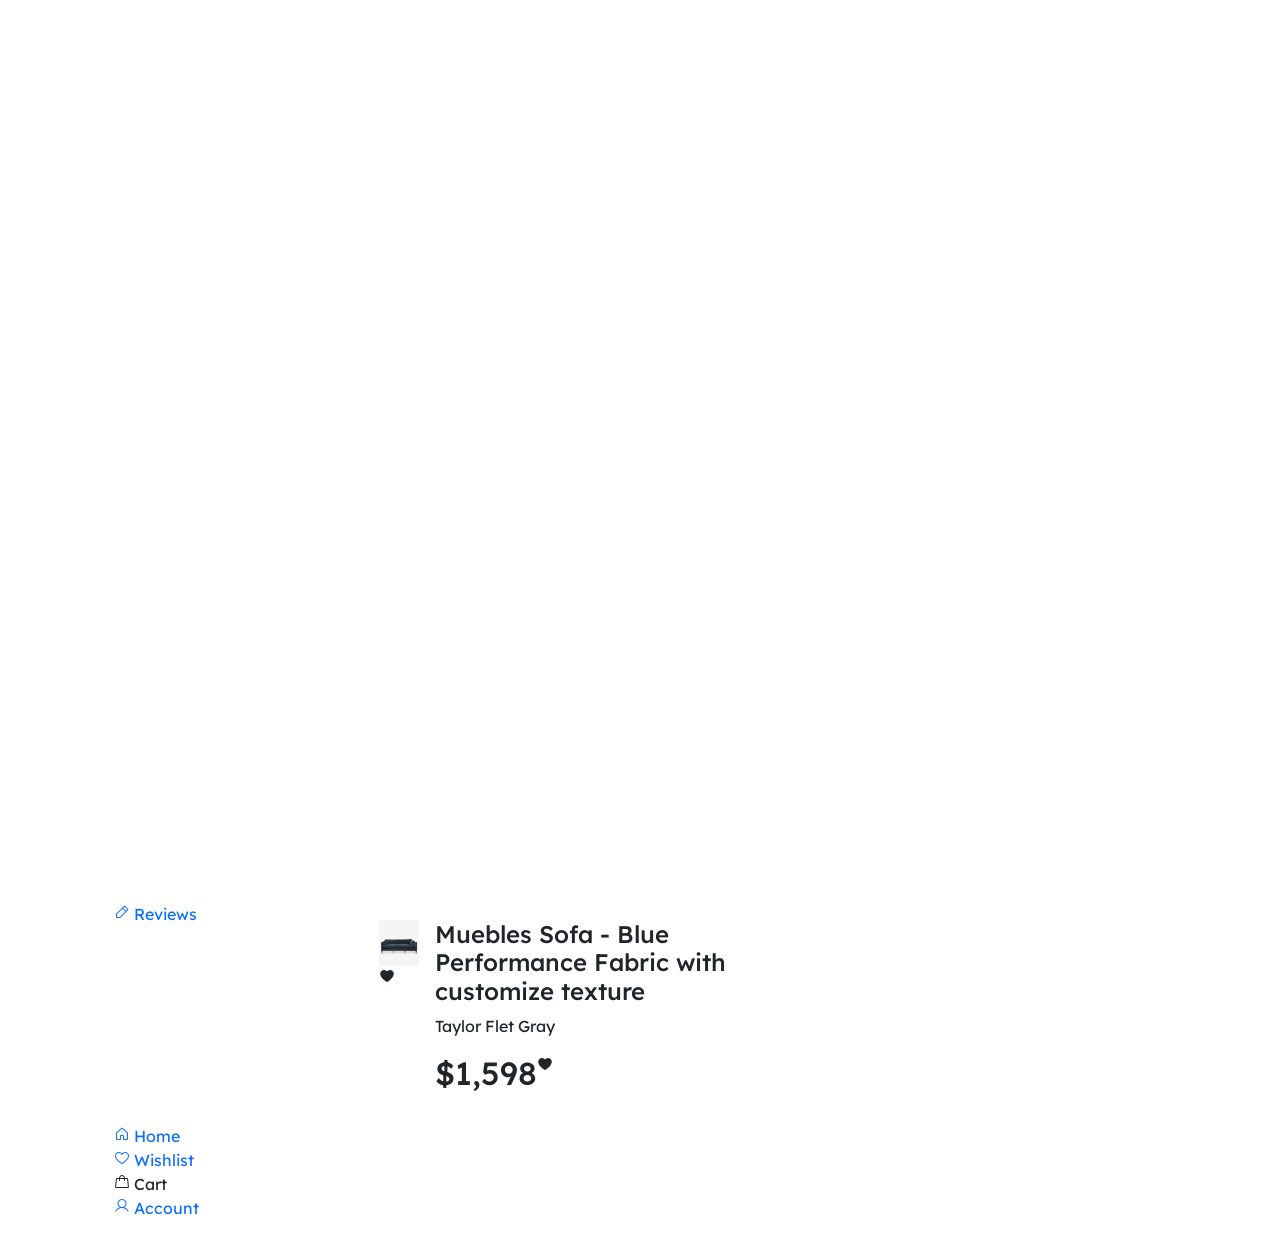
<file: pages/widhlist.html>
<!DOCTYPE html>
<html lang="en">
  <head>
    <meta charset="UTF-8" />
    <meta http-equiv="X-UA-Compatible" content="IE=edge" />
    <meta name="viewport" content="width=device-width, initial-scale=1.0" />
    <!-- favicon -->
    <link
      rel="apple-touch-icon"
      sizes="180x180"
      href="./../assets/images/logo/logo.png"
    />
    <link
      rel="icon"
      type="image/png"
      sizes="32x32"
      href="./../assets/images/logo/logo.png"
    />
    <link
      rel="icon"
      type="image/png"
      sizes="16x16"
      href="./../assets/images/logo/logo.png"
    />
    <link rel="manifest" href="./manifest.json" />
    <link
      rel="mask-icon"
      href="./../assets/images/logo/logo.png"
      color="#38bdf8"
    />
    <link rel="shortcut icon" href="./../assets/images/logo/logo.png" />
    <!-- favicon -->
    <title>Muebles</title>
    <!-- all css are included in style.css file -->
    <link rel="stylesheet" href="./../assets/css/style.css" />
  </head>
  <body>
    <!-- main body -->
    <div class="main">
      <!-- preloader -->
      <div id="preloader">
        <div>
          <svg
            width="400"
            height="248"
            viewBox="0 0 400 248"
            fill="none"
            xmlns="http://www.w3.org/2000/svg"
          >
            <path
              d="M0 247.639V205.526H4.01201L23.8481 236.191L43.8033 205.526H47.8153V247.639H43.1456L44.2637 212.204L25.0586 242.285H22.7567L4.66972 212.204V247.639H0Z"
              fill="#222329"
              class="svg-elem-1"
            ></path>
            <path
              d="M94.5176 248C88.6421 248 84.0163 246.456 80.64 243.368C77.2638 240.279 75.5757 235.707 75.5757 229.651V205.526H80.4427V229.47C80.4427 234.444 81.6704 238.114 84.1259 240.48C86.5813 242.846 90.0452 244.029 94.5176 244.029C99.0339 244.029 102.52 242.846 104.975 240.48C107.431 238.114 108.658 234.444 108.658 229.47V205.526H113.394V229.651C113.394 235.707 111.706 240.279 108.329 243.368C104.997 246.456 100.393 248 94.5176 248Z"
              fill="#222329"
              class="svg-elem-2"
            ></path>
            <path
              d="M146.081 224.357H169.89V228.147H146.081V224.357ZM146.081 243.789H173.771V247.639H141.214V205.526H172.784V209.376H146.081V243.789Z"
              fill="#222329"
              class="svg-elem-3"
            ></path>
            <path
              d="M198.365 247.639V205.526H218.228C223.358 205.526 227.327 206.469 230.133 208.354C232.983 210.239 234.408 212.906 234.408 216.355C234.408 218.641 233.816 220.566 232.632 222.131C231.492 223.695 229.914 224.878 227.897 225.68C225.923 226.482 224.871 226.703 222.503 226.703C222.503 226.703 227.962 225.861 230.067 226.703C232.215 227.505 233.882 228.728 235.066 230.373C236.249 231.977 236.841 233.982 236.841 236.389C236.841 239.958 235.394 242.726 232.5 244.691C229.65 246.656 225.331 247.639 219.544 247.639H198.365ZM203.233 243.969H219.478C223.512 243.969 226.603 243.348 228.752 242.104C230.9 240.821 231.974 238.795 231.974 236.028C231.974 233.301 230.9 231.315 228.752 230.072C226.603 228.788 223.512 228.147 219.478 228.147H203.233V224.477H217.899C221.583 224.477 224.433 223.835 226.45 222.552C228.51 221.268 229.541 219.363 229.541 216.836C229.541 214.27 228.51 212.364 226.45 211.121C224.433 209.838 221.583 209.196 217.899 209.196H203.233V243.969Z"
              fill="#222329"
              class="svg-elem-4"
            ></path>
            <path
              d="M261.105 247.639V205.526H265.972V243.789H291.754V247.639H261.105Z"
              fill="#222329"
              class="svg-elem-5"
            ></path>
            <path
              d="M317.856 224.357H341.665V228.147H317.856V224.357ZM317.856 243.789H345.545V247.639H312.989V205.526H344.559V209.376H317.856V243.789Z"
              fill="#222329"
              class="svg-elem-6"
            ></path>
            <path
              d="M382.834 248C379.414 248 376.125 247.499 372.968 246.496C369.855 245.453 367.443 244.13 365.733 242.525L367.641 239.096C369.263 240.54 371.434 241.763 374.152 242.766C376.914 243.729 379.808 244.21 382.834 244.21C385.728 244.21 388.074 243.889 389.871 243.247C391.713 242.565 393.05 241.663 393.883 240.54C394.76 239.417 395.199 238.174 395.199 236.81C395.199 235.166 394.673 233.842 393.62 232.839C392.612 231.837 391.274 231.055 389.608 230.493C387.942 229.891 386.1 229.37 384.083 228.929C382.067 228.488 380.05 228.026 378.033 227.545C376.016 227.024 374.152 226.342 372.442 225.5C370.776 224.657 369.417 223.554 368.364 222.191C367.356 220.787 366.852 218.962 366.852 216.716C366.852 214.631 367.444 212.725 368.627 211.001C369.855 209.236 371.719 207.832 374.218 206.789C376.717 205.707 379.918 205.165 383.82 205.165C386.407 205.165 388.972 205.506 391.516 206.188C394.059 206.83 396.251 207.732 398.093 208.895L396.448 212.445C394.475 211.241 392.371 210.359 390.134 209.798C387.942 209.236 385.815 208.955 383.755 208.955C380.992 208.955 378.712 209.296 376.914 209.978C375.117 210.66 373.779 211.582 372.902 212.745C372.069 213.868 371.653 215.152 371.653 216.596C371.653 218.24 372.157 219.564 373.166 220.566C374.218 221.569 375.577 222.351 377.243 222.913C378.953 223.474 380.817 223.976 382.834 224.417C384.851 224.858 386.846 225.339 388.819 225.861C390.836 226.382 392.678 227.064 394.344 227.906C396.054 228.708 397.413 229.791 398.421 231.155C399.474 232.519 400 234.303 400 236.509C400 238.555 399.386 240.46 398.158 242.225C396.931 243.949 395.045 245.353 392.502 246.436C390.003 247.479 386.78 248 382.834 248Z"
              fill="#222329"
              class="svg-elem-7"
            ></path>
            <path
              fill-rule="evenodd"
              clip-rule="evenodd"
              d="M307.823 179.596C307.823 181.925 305.78 183.748 303.307 183.748C300.835 183.748 298.793 181.925 298.793 179.596C298.793 177.267 300.835 175.445 303.307 175.445C305.78 175.445 307.823 177.267 307.823 179.596Z"
              fill="#E85342"
              class="svg-elem-8"
            ></path>
            <path
              fill-rule="evenodd"
              clip-rule="evenodd"
              d="M99.3204 205.163C93.4077 210.682 87.7091 199.645 86.9028 194.076C81.5276 154.283 137.108 21.5382 173.498 3.16057C188.549 -4.43351 201.986 2.24928 207.738 16.8805C213.113 30.5499 210.533 72.115 210.533 88.6701C210.533 106.136 208.544 123.907 210.479 141.373C225.046 122.692 242.301 90.5432 257.835 74.6969C281.056 51.0034 299.492 61.8881 304.974 91.0494C308.844 111.553 310.135 150.79 302.556 170.686C292.774 147.347 294.601 98.4411 281.432 82.696C263.586 97.3779 244.234 149.473 225.69 169.471C215.907 180.001 201.986 185.773 189.784 175.192C173.067 160.611 173.39 103.2 174.733 81.5315C175.486 69.786 177.959 51.1553 178.013 36.9291C159.199 56.6231 78.2497 184.305 99.3204 205.163ZM280.625 81.7341C280.517 81.6328 280.411 81.4809 280.303 81.3797L280.195 81.4809C280.41 81.6328 280.517 81.6834 280.625 81.7341Z"
              fill="#E85342"
              class="svg-elem-9"
            ></path>
          </svg>
        </div>
      </div>
      <!-- preloader -->
      <!-- navbar -->
      <section id="top_navbar" class="">
        <nav class="navbar navbar-expand-lg navbar-light container-fluid">
          <div
            class="row flex-row align-items-center justify-content-between w-100 mx-auto"
          >
            <div class="col-lg-3 col-md-6 col-6 py-lg-3">
              <a class="navbar-brand me-auto" href="./../index.html">
                <img src="./../assets/images/logo/logo.png" alt="" />
              </a>
            </div>
            <div class="col-lg-6 col-md-6 col-6 py-lg-3">
              <div href="#" class="search desktop">
                <input
                  class="w-100"
                  type="search"
                  name=""
                  id=""
                  placeholder="Search by name, tag, category"
                />
              </div>
              <div
                class="d-flex align-items-center justify-content-end w-100 gap-3"
              >
                <div
                  href="#"
                  class="search mob_nav navbar-toggler"
                  type="button"
                  data-bs-toggle="collapse"
                  data-bs-target="#navbarSupportedContent1"
                  aria-controls="navbarSupportedContent1"
                  aria-expanded="false"
                  aria-label="Toggle navigation"
                >
                  <i class="ph-magnifying-glass"></i>
                </div>
                <button
                  class="navbar-toggler"
                  type="button"
                  data-bs-toggle="collapse"
                  data-bs-target="#navbarSupportedContent"
                  aria-controls="navbarSupportedContent"
                  aria-expanded="false"
                  aria-label="Toggle navigation"
                >
                  <div class="hamburger-icon" id="icon">
                    <div class="icon-1" id="a"></div>
                    <div class="icon-2" id="b"></div>
                    <div class="icon-3" id="c"></div>
                    <div class="clear"></div>
                  </div>
                </button>
              </div>
            </div>

            <div class="col-lg-3">
              <div class="desktop py-3">
                <ul class="navbar-nav justify-content-end w-100">
                  <li class="nav-item">
                    <a class="nav-link" href="./widhlist.html">
                      <i class="ph-heart"></i>
                    </a>
                  </li>
                  <li class="nav-item">
                    <button
                      class="nav-link border-0 bg-transparent"
                      type="button"
                      data-bs-toggle="offcanvas"
                      data-bs-target="#offcanvasRight"
                      aria-controls="offcanvasRight"
                    >
                      <i class="ph-handbag"></i>
                    </button>
                  </li>
                  <li class="nav-item">
                    <a class="nav-link" href="./profile.html">
                      <i class="ph-user"></i>
                    </a>
                  </li>
                </ul>
              </div>
            </div>
            <div class="col-lg-12">
              <div class="mob_nav py-lg-3">
                <div
                  class="collapse navbar-collapse py-3 relative"
                  id="navbarSupportedContent"
                >
                  <ul class="navbar-nav justify-content-center w-100">
                    <li class="nav-item">
                      <a class="nav-link" href="./shop-all-product.html">
                        Living Room
                      </a>
                    </li>
                    <li class="nav-item">
                      <a class="nav-link" href="./shop-all-product.html">
                        Bed Room
                      </a>
                    </li>
                    <li class="nav-item">
                      <a class="nav-link" href="./shop-all-product.html">
                        Outdoor
                      </a>
                    </li>
                    <li class="nav-item">
                      <a class="nav-link" href="./shop-all-product.html">
                        Dinning
                      </a>
                    </li>
                    <li class="nav-item">
                      <a class="nav-link" href="./shop-all-product.html">
                        Kitchen
                      </a>
                    </li>
                    <li class="nav-item">
                      <a class="nav-link" href="./shop-all-product.html">
                        Office
                      </a>
                    </li>
                    <li class="nav-item">
                      <a class="nav-link" href="./shop-all-product.html">
                        Lights & Lamps
                      </a>
                    </li>
                  </ul>
                </div>
              </div>
              <div class="mob_nav py-lg-3">
                <div
                  class="collapse navbar-collapse py-3 relative"
                  id="navbarSupportedContent1"
                >
                  <div href="#" class="search">
                    <input class="w-100" type="search" placeholder="Search" />
                  </div>
                </div>
              </div>
              <div class="desktop">
                <div
                  class="collapse navbar-collapse py-3 relative"
                  id="navbarSupportedContent"
                >
                  <ul class="navbar-nav justify-content-center w-100">
                    <li class="nav-item">
                      <a class="nav-link" href="./shop-all-product.html">
                        Living Room
                      </a>
                    </li>
                    <li class="nav-item">
                      <a class="nav-link" href="./shop-all-product.html">
                        Bed Room
                      </a>
                    </li>
                    <li class="nav-item">
                      <a class="nav-link" href="./shop-all-product.html">
                        Outdoor
                      </a>
                    </li>
                    <li class="nav-item">
                      <a class="nav-link" href="./shop-all-product.html">
                        Dinning
                      </a>
                    </li>
                    <li class="nav-item">
                      <a class="nav-link" href="./shop-all-product.html">
                        Kitchen
                      </a>
                    </li>
                    <li class="nav-item">
                      <a class="nav-link" href="./shop-all-product.html">
                        Office
                      </a>
                    </li>
                    <li class="nav-item">
                      <a class="nav-link" href="./shop-all-product.html">
                        Lights & Lamps
                      </a>
                    </li>
                  </ul>
                </div>
              </div>
            </div>
          </div>
        </nav>
      </section>
      <!-- navbar -->

      <!-- profile -->
      <div class="profile checkout_process_modal view_cart_modal">
        <div class="container">
          <div class="row">
            <div class="col-lg-3">
              <div class="profile_nav">
                <img
                  class="img-fluid"
                  src="./../assets/images/profile/profile.png"
                  alt=""
                />
                <h4 class="user_name">{{User Name}}</h4>
                <p class="user_email">example@email.com</p>
                <ul class="profile_navbar">
                  <li class="profile_navbar_item">
                    <a href="./profile.html" class="profile_navbar_link">
                      <i class="ph-user"></i>
                      Profile</a
                    >
                  </li>
                  <li class="profile_navbar_item">
                    <a
                      href="./billing-address.html"
                      class="profile_navbar_link"
                    >
                      <i class="ph-map-pin"></i>
                      Billing Address</a
                    >
                  </li>
                  <li class="profile_navbar_item">
                    <a href="./payment.html" class="profile_navbar_link">
                      <i class="ph-cardholder"></i>
                      Payment Options</a
                    >
                  </li>
                  <li class="profile_navbar_item">
                    <a href="./track-my-order.html" class="profile_navbar_link">
                      <span>
                        <svg
                          width="24"
                          height="24"
                          viewBox="0 0 24 24"
                          fill="none"
                          xmlns="http://www.w3.org/2000/svg"
                        >
                          <path
                            d="M19.5 6.375H4.5C4.15482 6.375 3.875 6.65482 3.875 7V8.875C3.875 9.22018 4.15482 9.5 4.5 9.5H19.5C19.8452 9.5 20.125 9.22018 20.125 8.875V7C20.125 6.65482 19.8452 6.375 19.5 6.375Z"
                            stroke="#016A78"
                            stroke-width="1.5"
                            stroke-linecap="round"
                            stroke-linejoin="round"
                          />
                          <path
                            d="M18.875 9.5V17C18.875 17.1658 18.8092 17.3247 18.6919 17.4419C18.5747 17.5592 18.4158 17.625 18.25 17.625H5.75C5.58424 17.625 5.42527 17.5592 5.30806 17.4419C5.19085 17.3247 5.125 17.1658 5.125 17V9.5"
                            stroke="#016A78"
                            stroke-width="1.5"
                            stroke-linecap="round"
                            stroke-linejoin="round"
                          />
                          <path
                            d="M10.125 12.625H13.875"
                            stroke="#016A78"
                            stroke-width="1.5"
                            stroke-linecap="round"
                            stroke-linejoin="round"
                          />
                        </svg>
                      </span>
                      Track My Order</a
                    >
                  </li>
                  <li class="profile_navbar_item">
                    <a href="./order.html" class="profile_navbar_link">
                      <span>
                        <svg
                          width="24"
                          height="24"
                          viewBox="0 0 24 24"
                          fill="none"
                          xmlns="http://www.w3.org/2000/svg"
                        >
                          <path
                            d="M19.5 6.375H4.5C4.15482 6.375 3.875 6.65482 3.875 7V8.875C3.875 9.22018 4.15482 9.5 4.5 9.5H19.5C19.8452 9.5 20.125 9.22018 20.125 8.875V7C20.125 6.65482 19.8452 6.375 19.5 6.375Z"
                            stroke="#016A78"
                            stroke-width="1.5"
                            stroke-linecap="round"
                            stroke-linejoin="round"
                          />
                          <path
                            d="M18.875 9.5V17C18.875 17.1658 18.8092 17.3247 18.6919 17.4419C18.5747 17.5592 18.4158 17.625 18.25 17.625H5.75C5.58424 17.625 5.42527 17.5592 5.30806 17.4419C5.19085 17.3247 5.125 17.1658 5.125 17V9.5"
                            stroke="#016A78"
                            stroke-width="1.5"
                            stroke-linecap="round"
                            stroke-linejoin="round"
                          />
                          <path
                            d="M10.125 12.625H13.875"
                            stroke="#016A78"
                            stroke-width="1.5"
                            stroke-linecap="round"
                            stroke-linejoin="round"
                          />
                        </svg>
                      </span>
                      Order</a
                    >
                  </li>
                  <li class="profile_navbar_item">
                    <a
                      href="./widhlist.html"
                      class="profile_navbar_link active"
                    >
                      <i class="ph-heart"></i>
                      My Wishlist</a
                    >
                  </li>
                  <li class="profile_navbar_item">
                    <a href="./review.html" class="profile_navbar_link">
                      <i class="ph-pencil-simple"></i>
                      Reviews</a
                    >
                  </li>
                </ul>
              </div>
            </div>
            <div class="col-lg-9 signup">
              <div class="container">
                <div class="profile_body">
                  <nav aria-label="breadcrumb">
                    <ol class="breadcrumb">
                      <li class="breadcrumb-item"><a href="#">Account</a></li>
                      <li class="breadcrumb-item active" aria-current="page">
                        Order
                      </li>
                    </ol>
                  </nav>
                  <h4>My Wishlist</h4>
                  <p>All product you added in wishlist</p>
                  <div class="wishlist">
                    <div class="row">
                      <div class="col-lg-6 mb-4">
                        <div class="wishlist_item">
                          <div class="d-flex align-items-start gap-3">
                            <div class="img">
                              <img
                                class="img-fluid"
                                src="./../assets/images/cart-item/item.png"
                                alt=""
                              />
                              <span class="heartClick mob_nav">
                                <i class="ph-heart-fill"></i>
                              </span>
                            </div>

                            <div class="desc">
                              <h4>
                                Muebles Sofa - Blue Performance Fabric with
                                customize texture
                              </h4>
                              <p>Taylor Flet Gray</p>
                              <div class="price_heart d-flex">
                                <h2>$1,598</h2>
                                <span class="heartClick">
                                  <i class="ph-heart-fill"></i>
                                </span>
                              </div>
                            </div>
                          </div>
                        </div>
                      </div>
                      <div class="col-lg-6 mb-4">
                        <div class="wishlist_item">
                          <div class="d-flex align-items-start gap-3">
                            <div class="img">
                              <img
                                class="img-fluid"
                                src="./../assets/images/cart-item/item1.png"
                                alt=""
                              />
                              <span class="heartClick mob_nav">
                                <i class="ph-heart-fill"></i>
                              </span>
                            </div>
                            <div class="desc">
                              <h4>
                                Muebles Sofa - Blue Performance Fabric with
                                customize texture
                              </h4>
                              <p>Taylor Flet Gray</p>
                              <div class="price_heart d-flex">
                                <h2>$1,598</h2>
                                <span class="heartClick">
                                  <i class="ph-heart-fill"></i>
                                </span>
                              </div>
                            </div>
                          </div>
                        </div>
                      </div>
                      <div class="col-lg-6 mb-4">
                        <div class="wishlist_item">
                          <div class="d-flex align-items-start gap-3">
                            <div class="img">
                              <img
                                class="img-fluid"
                                src="./../assets/images/cart-item/item.png"
                                alt=""
                              />
                              <span class="heartClick mob_nav">
                                <i class="ph-heart-fill"></i>
                              </span>
                            </div>
                            <div class="desc">
                              <h4>
                                Muebles Sofa - Blue Performance Fabric with
                                customize texture
                              </h4>
                              <p>Taylor Flet Gray</p>
                              <div class="price_heart d-flex">
                                <h2>$1,598</h2>
                                <span class="heartClick">
                                  <i class="ph-heart-fill"></i>
                                </span>
                              </div>
                            </div>
                          </div>
                        </div>
                      </div>
                    </div>
                  </div>
                </div>
              </div>
            </div>
          </div>
        </div>
      </div>
      <!-- profile -->

      <section class="mobile_nav mob_nav">
        <div class="container">
          <div class="row">
            <div class="col-lg-12">
              <ul class="mobile_sticky_nav">
                <li class="">
                  <a class="" href="./../index.html">
                    <i class="ph-house"></i>
                    Home</a
                  >
                </li>

                <li class="">
                  <a class="active" href="./widhlist.html">
                    <i class="ph-heart"></i>
                    Wishlist</a
                  >
                </li>
                <li class="">
                  <a
                    class="nav-link border-0 bg-transparent"
                    type="button"
                    data-bs-toggle="offcanvas"
                    data-bs-target="#offcanvasRight"
                    aria-controls="offcanvasRight"
                  >
                    <i class="ph-handbag"></i>
                    Cart
                  </a>
                </li>
                <li>
                  <a class="" href="./profile.html">
                    <i class="ph-user"></i>
                    Account</a
                  >
                </li>
              </ul>
            </div>
          </div>
        </div>
      </section>
    </div>
    <!-- main body -->

    <!-- scroll top -->
    <button
      type="button"
      class="btn btn-danger btn-floating btn-lg"
      id="btn-back-to-top"
    >
      <i class="ph-arrow-up"></i>
    </button>
    <!-- scroll top -->

    <!-- bag canvas -->
    <div
      class="offcanvas offcanvas-end cart-bag"
      tabindex="-1"
      id="offcanvasRight"
      aria-labelledby="offcanvasRightLabel"
    >
      <div class="offcanvas-header">
        <h5 id="offcanvasRightLabel">In Your Bag</h5>
        <button
          type="button"
          class="btn-close text-reset"
          data-bs-dismiss="offcanvas"
          aria-label="Close"
        ></button>
      </div>
      <div class="offcanvas-body">
        <div class="cart_added">
          <div class="cart_added_item">
            <div class="img">
              <img
                class="img-fluid"
                src="./../assets/images/cart-item/item.png"
                alt=""
              />
            </div>
            <div class="title_price">
              <div class="cart_title_price">
                <h4>
                  Muebles Sofa - Blue Performance Fabric with customize texture
                </h4>
                <span class="price"> $1,598 </span>
              </div>
              <div class="product_cat">
                <p>Taylor Flet Gray</p>
              </div>
              <div class="cart_inc_dec_del">
                <div class="input-group">
                  <button data-decrease class="quantity-left-minus">
                    <i class="ph-minus"></i>
                  </button>
                  <input
                    class="form-control input-number"
                    data-value
                    type="text"
                    value="0"
                    disabled
                  />
                  <button data-increase class="quantity-right-plus">
                    <i class="ph-plus"></i>
                  </button>
                </div>
                <div class="cart_del_btn">
                  <i class="ph-trash"></i>
                </div>
              </div>
            </div>
          </div>
          <div class="cart_added_item">
            <div class="img">
              <img
                class="img-fluid"
                src="./../assets/images/cart-item/item1.png"
                alt=""
              />
            </div>
            <div class="title_price">
              <div class="cart_title_price">
                <h4>
                  Muebles Sofa - gray colored shifon texture with non-allergic
                </h4>
                <span class="price"> $1,598 </span>
              </div>
              <div class="product_cat">
                <p>Taylor Flet Gray</p>
              </div>
              <div class="cart_inc_dec_del">
                <div class="input-group">
                  <button data-decrease class="quantity-left-minus">
                    <i class="ph-minus"></i>
                  </button>
                  <input
                    class="form-control input-number"
                    data-value
                    type="text"
                    value="0"
                    disabled
                  />
                  <button data-increase class="quantity-right-plus">
                    <i class="ph-plus"></i>
                  </button>
                </div>
                <div class="cart_del_btn">
                  <i class="ph-trash"></i>
                </div>
              </div>
            </div>
          </div>
        </div>
        <div class="cart_footer">
          <div class="promocode">
            <button class="apply">Apply gift card or promo code +</button>
            <div class="promoCodeFeild d-none">
              <input
                class="couponText"
                type="text"
                placeholder="Coupen or gift"
              />
              <button class="promo_apply">Apply</button>
            </div>
          </div>
          <div class="subtotal">
            <p class="subtotal">Subtotal</p>
            <span class="price">$3100.00</span>
          </div>
          <div class="subtotal discount d-none">
            <p class="subtotal">discount</p>
            <span class="price">$30.00</span>
          </div>
          <div class="btn_part">
            <a
              class="btn success-outliine w-100 view_cart py-2"
              href="./view-cart.html"
            >
              View Cart
            </a>
            <a href="./checkOutProcess.html" class="checkout">
              Checkout - $3100.00
            </a>
          </div>
          <p class="shipping_tax">Shipping & Taxes Calculated at Checkout</p>
        </div>
      </div>
    </div>
    <!-- bag canvas -->

    <!-- js -->
    <script
      type="text/javascript"
      src="./../assets/js/jquery-3.6.0.js"
    ></script>
    <script
      type="text/javascript"
      src="./../assets/js/bootstrap.bundle.min.js"
    ></script>
    <script
      type="text/javascript"
      src="./../assets/plugins/smooth-scroll/smooth-scroll.js"
    ></script>
    <script
      type="text/javascript"
      src="./../assets/plugins/slick/slick.min.js"
    ></script>
    <script type="text/javascript" src="./../assets/js/hamburger.js"></script>
    <script
      type="text/javascript"
      src="./../assets/js/swiper-bundle.min.js"
    ></script>
    <script
      type="text/javascript"
      src="./../assets/js/multi-step-form.js"
    ></script>
    <script type="text/javascript" src="./../assets/js/custom.js"></script>
    <script type="text/javascript" src="./../assets/js/main.js"></script>
  </body>
</html>
</file>
<file: documentation/assets/css/style.css>
/*===========================================================
General CSS
=============================================================*/
@import url("https://fonts.googleapis.com/css2?family=Poppins:wght@300;400;500;600;700;800&display=swap");

:root {
  --primary: #e85342;
  --primary-text: #1c213c;
  --primary-text2: #7f8395;
  --body-text: #5c727d;
  --body-text2: #aaacb3;
  --white: #fff;
  --black: #212428;
}

body {
  width: 100%;
  max-width: 100%;
  font-family: "Poppins", sans-serif;
  overflow-x: hidden;
}

html {
  scroll-behavior: smooth;
}

* {
  margin: 0;
  padding: 0;
}

h1,
h2,
h3,
h4,
h5,
h6,
p,
a,
ul,
ol {
  margin: 0;
  padding: 0;
}

ul li,
ol li {
  list-style: none;
}

a,
p,
i,
h2,
h3,
h4,
h5,
h6 {
  text-decoration: none;
  -webkit-transition: all linear 0.3s;
  -moz-transition: all linear 0.3s;
  -ms-transition: all linear 0.3s;
  -o-transition: all linear 0.3s;
  transition: all linear 0.3s;
}

a:hover,
a:focus {
  text-decoration: none;
  outline: 0;
}

button {
  outline: none;
  border: 0;
  cursor: pointer;
  background: transparent;
  -webkit-transition: all linear 0.3s;
  -moz-transition: all linear 0.3s;
  -ms-transition: all linear 0.3s;
  -o-transition: all linear 0.3s;
  transition: all linear 0.3s;
}

button:focus {
  outline: none;
}

img {
  max-width: 100%;
  max-height: 100%;
  height: auto;
}

select,
input {
  border: 0;
  outline: none;
}

a,
a:hover,
a:active,
a:focus {
  text-decoration: none;
  outline: none;
}

.scroll-lock {
  overflow: hidden;
}

/*===========================================================
custom scrollbar CSS
=============================================================*/
.custom-scrollbar::-webkit-scrollbar {
  width: 3px;
}

.custom-scrollbar::-moz-scrollbar {
  width: 3px;
}

.custom-scrollbar::-webkit-scrollbar-track {
  background-color: #f4f4f4;
}

.custom-scrollbar::-moz-scrollbar-track {
  background-color: #f4f4f4;
}

.custom-scrollbar::-webkit-scrollbar-thumb {
  background: var(--body-text2);
}

.custom-scrollbar::-moz-scrollbar-thumb {
  background: var(--body-text2);
}

/*===========================================================
navigation CSS
=============================================================*/
.navigation {
  width: 255px;
  height: 100vh;
  overflow-y: auto;
  border-right: 1px solid var(--primary);
  position: fixed;
  top: 0;
  left: 0;
  z-index: 50;
  background-color: var(--black);
  -webkit-transition: all linear 0.5s;
  transition: all linear 0.5s;
  -moz-transition: all linear 0.5s;
  -ms-transition: all linear 0.5s;
  -o-transition: all linear 0.5s;
}

.navigation::-webkit-scrollbar {
  width: 0;
}

.navigation:hover::-webkit-scrollbar {
  width: 3px;
}

.navigation.show {
  left: 0;
}

.brand-icon {
  padding: 16px;
  margin-bottom: 32px;
}

.navigation ul li span {
  display: block;
  padding: 14px 16px;
  font-weight: 300;
  font-size: 20px;
  line-height: 20px;
  letter-spacing: 0.5px;
  color: var(--white);
  text-transform: capitalize;
}

.navigation ul li a {
  display: block;
  padding: 12px 32px;
  font-size: 16px;
  font-weight: 300;
  color: var(--white);
  text-transform: capitalize;
  border-left: 4px solid transparent;
}

.navigation ul li ul li a:hover,
.navigation ul li ul li a.active {
  border-color: var(--primary);
  background-color: rgba(22, 163, 173, 0.1);
  color: var(--primary);
}

.navigation ul li ul li a.active {
  font-weight: 400;
}

/*===========================================================
main-content CSS
=============================================================*/
.main-content {
  width: calc(100% - 255px);
  margin-left: 255px;
}

.title {
  padding: 24px 24px 24px 40px;
  background-color: #fafbfc;
}

.title h2 {
  color: var(--black);
  text-transform: capitalize;
  font-size: 36px;
  line-height: 44px;
  font-weight: 300;
}

.content {
  padding: 24px 24px 24px 40px;
  margin-right: 150px;
}

.content img {
  padding-top: 16px;
}

.content h3 {
  font-size: 28px;
  line-height: 34px;
  font-weight: 400;
  color: var(--black);
  padding-bottom: 16px;
}

.content h4 {
  font-size: 24px;
  line-height: 28px;
  font-weight: 300;
  color: var(--black);
  padding-bottom: 16px;
}

.content h5 {
  font-size: 18px;
  line-height: 28px;
  font-weight: 500;
  color: var(--black);
  padding-bottom: 8px;
}

.content h5 span {
  display: block;
  font-size: 16px;
}

.content p {
  font-size: 16px;
  line-height: 32px;
  font-weight: 400;
  color: #46464f;
}

.content p a,
.content p span {
  color: var(--primary);
  font-weight: 500;
}

.content .list-menu {
  margin: 30px 0;
}

.content .list-menu li {
  font-size: 16px;
  line-height: 32px;
  font-weight: 400;
  color: #46464f;
}

.content .list-menu li span {
  min-width: 80px;
  display: inline-block;
}

.content blockquote {
  width: 100%;
  background-color: rgba(22, 163, 173, 0.1);
  border-left: 4px solid var(--primary);
  padding: 20px;
  margin: 25px 0;
}

.installation ol {
  padding-left: 20px;
}

.installation ol li {
  list-style-type: decimal;
}

.feature ul,
.pages-info ul,
.credits ul {
  padding-left: 20px;
}

.feature ul li,
.pages-info ul li,
.credits ul li {
  list-style-type: disc;
}

@media (min-width: 992px) and (max-width: 1199px) {
  .content {
    margin-right: 0;
  }
}

/*===========================================================
mobile nav CSS
=============================================================*/
.overlay {
  position: fixed;
  left: 0;
  top: 0;
  right: 0;
  bottom: 0;
  height: 100vh;
  width: 100%;
  background: rgba(0, 0, 0, 0.4);
  z-index: 40;
  -webkit-transition: all linear 0.5s;
  transition: all linear 0.5s;
  opacity: 0;
  visibility: hidden;
}

.overlay.show {
  opacity: 1;
  visibility: visible;
}

.mobile-nav {
  display: none;
  align-items: center;
  justify-content: space-between;
  padding: 10px 20px;
  position: fixed;
  top: 0;
  left: 0;
  width: 100%;
  background-color: var(--black);
}

.mobile-nav button {
  height: 30px;
  width: 30px;
  display: flex;
  align-items: center;
  justify-content: center;
  z-index: 50;
}

@media screen and (max-width: 991px) {
  .content {
    margin-right: 0;
  }

  .main-content {
    width: 100%;
    margin-left: 0;
  }

  .navigation {
    left: -255px;
  }

  main {
    margin-top: 62px;
  }

  .mobile-nav {
    display: flex;
  }
}

@media screen and (max-width: 575px) {
  .content,
  .title {
    padding: 14px 14px 14px 20px;
  }

  .title h2 {
    font-size: 28px;
    line-height: 32px;
  }

  .title h2 {
    font-size: 20px;
    line-height: 30px;
  }

  .content h4 {
    font-size: 18px;
    line-height: 26px;
  }
}
</file>
<file: assets/css/style.css>
/* font icons */
@import url("./icons.css");
/* Theme Bootstrap Min Css */
@import url("./bootstrap.min.css");
/* Slick Css */
@import url("./../plugins/slick/slick.css");
/* Theme Slick Css */
@import url("./../css/slick-theme.css");
/* Theme swiper Css */
@import url("./swiper-bundle.min.css");
/* Theme Css chosen */
@import url("./chosen.css");
/* Theme Css Hamburger */
@import url("./hamburger.css");
/* Theme Css Common */
@import url("./common.css");
/* Theme Css navbar */
@import url("./navbar.css");
/* theme css auth */
@import url("./auth.css");
/* Theme Css hero */
@import url("./hero.css");
/* Theme Css future */
@import url("./future.css");
/* Theme Css footer */
@import url("./footer.css");
/* Theme Css intigrate */
@import url("./workflow.css");
/* Theme Css intigrate */
@import url("./workflow.css");
/* Theme Css solutions */
@import url("./solutions.css");

/* old other components */
/* Theme Css categories */
@import url("./categories.css");
/* Theme Css popular-courses */
@import url("./popular-courses.css");
/* Theme Css career */
@import url("./career.css");
/* Theme Css instructor */
@import url("./instructor.css");
/* Theme Css all_courses */
@import url("./all_courses.css");
/* Theme Css comming-soon */
@import url("./comming-soon.css");

/* Theme Css reset-password */
@import url("./reset-password.css");
/* Theme Css course-categories */
@import url("./course-categories.css");
/* Theme Css course-categories-details */
@import url("./course-categories-details.css");
/* Theme Css course-categories-details */
@import url("./after-course-categories-details.css");
/* Theme Css view-cart */
@import url("./checkout-list.css");
/* Theme Css my-courses */
@import url("./my-courses.css");
/* Theme Css my-certification */
@import url("./my-certification.css");
/* Theme Css purchase-details-course-page */
@import url("./purchase-details-course-page.css");
/* Theme Css larner-profile */
@import url("./larner-profile.css");
/* Theme Css instructor-profile */
@import url("./instructor-profile.css");
/* Theme Css profile-settings */
@import url("./profile-settings.css");
/* Theme Css profile-settings */
@import url("./notification-settings.css");
/* Theme Css payment-method */
@import url("./payment-method.css");
/* Theme Css removed-account */
@import url("./removed-account.css");
/* Theme Css order-history */
@import url("./order-history.css");
/* Theme Css instructor-withdraw-earnings */
@import url("./instructor-withdraw-earnings.css");
/* Theme Css create-new-course */
@import url("./create-new-course.css");

/* old css */
/* Theme Css single-product */
@import url("./single-product.css");
/* Theme Css customer-review */
@import url("./customer-review.css");
/* Theme Css single-product-slider-modal */
@import url("./single-product-slider-modal.css");
/* Theme Css checkout */
/* @import url("./checkout.css"); */
/* Theme Css terms-condition */
@import url("./terms-condition.css");
/* Theme Css 4O4 */
@import url("./4O4.css");
/* Theme Css about */
@import url("./about.css");

/* Theme Css media-query */
/* @import url("./media-query.css"); */

/* ----------------------- */
</file>
